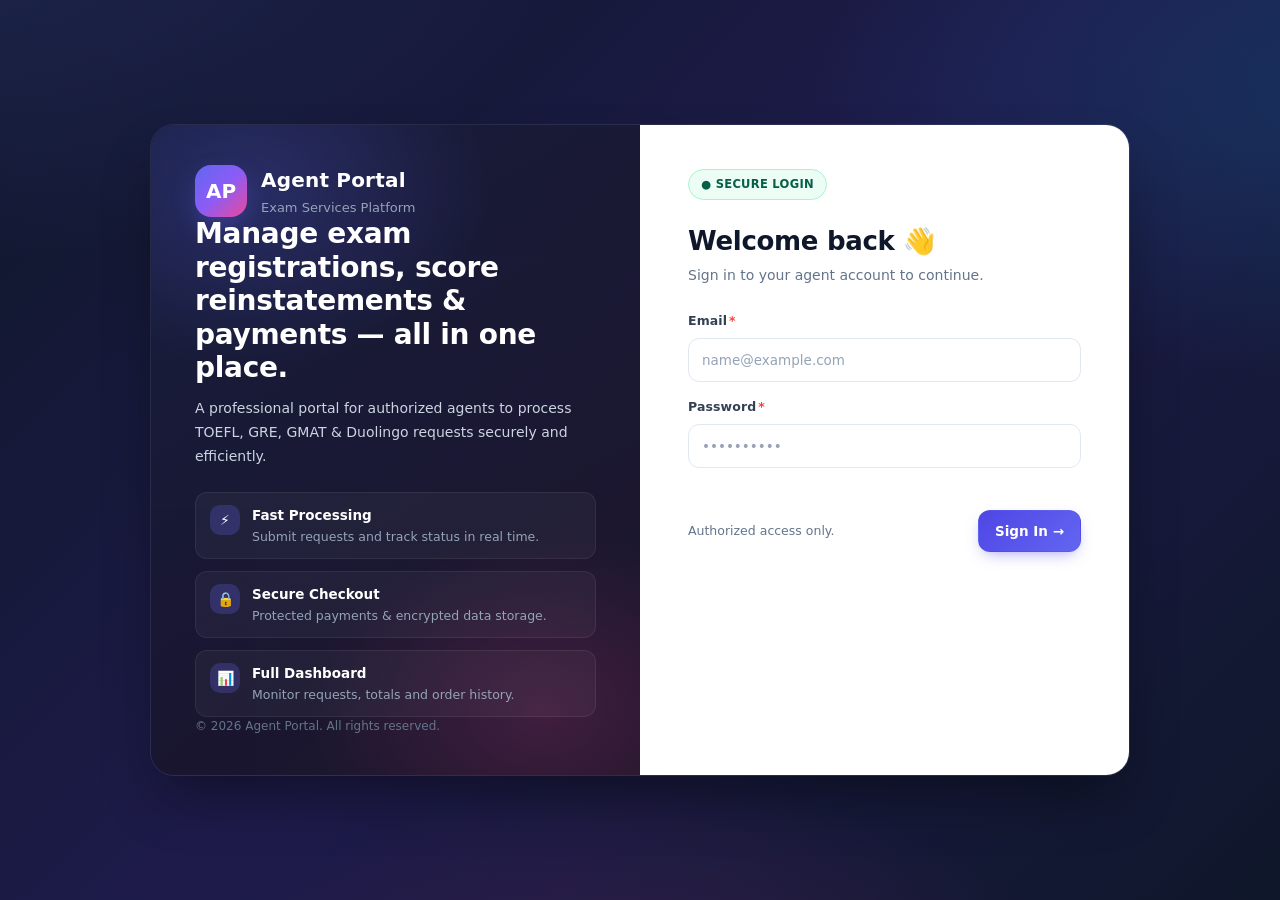
<file: index.html>
<!doctype html>
<html lang="en">
  <head>
    <meta charset="utf-8" />
    <meta name="viewport" content="width=device-width, initial-scale=1" />
    <title>Sign in — Exam Agent Portal</title>
    <link rel="stylesheet" href="styles.css" />
    <script src="config.js"></script>
    <script src="app.js" defer></script>
  </head>
  <body data-page="login">
    <div class="login">
      <div class="login-wrap">
        <div class="login-brand-panel">
          <div class="login-logo-row">
            <div class="login-logo">AP</div>
            <div>
              <div class="login-brand-name">Agent Portal</div>
              <div class="login-brand-tag">Exam Services Platform</div>
            </div>
          </div>

          <div>
            <h2 class="login-brand-headline">Manage exam registrations, score reinstatements & payments — all in one place.</h2>
            <p class="login-brand-text">A professional portal for authorized agents to process TOEFL, GRE, GMAT & Duolingo requests securely and efficiently.</p>

            <div class="login-features">
              <div class="login-feat">
                <div class="login-feat-ico">⚡</div>
                <div>
                  <div class="login-feat-title">Fast Processing</div>
                  <div class="login-feat-text">Submit requests and track status in real time.</div>
                </div>
              </div>
              <div class="login-feat">
                <div class="login-feat-ico">🔒</div>
                <div>
                  <div class="login-feat-title">Secure Checkout</div>
                  <div class="login-feat-text">Protected payments & encrypted data storage.</div>
                </div>
              </div>
              <div class="login-feat">
                <div class="login-feat-ico">📊</div>
                <div>
                  <div class="login-feat-title">Full Dashboard</div>
                  <div class="login-feat-text">Monitor requests, totals and order history.</div>
                </div>
              </div>
            </div>
          </div>

          <div class="login-foot">© 2026 Agent Portal. All rights reserved.</div>
        </div>

        <div class="login-form-panel">
          <div class="login-chip">● Secure Login</div>
          <div class="login-form-head">
            <h1>Welcome back 👋</h1>
            <p>Sign in to your agent account to continue.</p>
          </div>

          <form id="loginForm" class="login-form" autocomplete="off">
            <div class="field full">
              <div class="label">Email<span class="req">*</span></div>
              <input id="email" class="input" type="email" placeholder="name@example.com" required />
            </div>
            <div class="field full">
              <div class="label" style="display:flex;align-items:center;justify-content:space-between">
                <span>Password<span class="req">*</span></span>
              </div>
              <input id="password" class="input" type="password" placeholder="••••••••••" required />
            </div>

            <div id="loginError" class="error full"></div>

            <div class="actions">
              <span class="muted" style="font-size:12.5px">Authorized access only.</span>
              <button class="btn primary" type="submit">Sign In →</button>
            </div>
          </form>
        </div>
      </div>
    </div>
  </body>
</html>
</file>
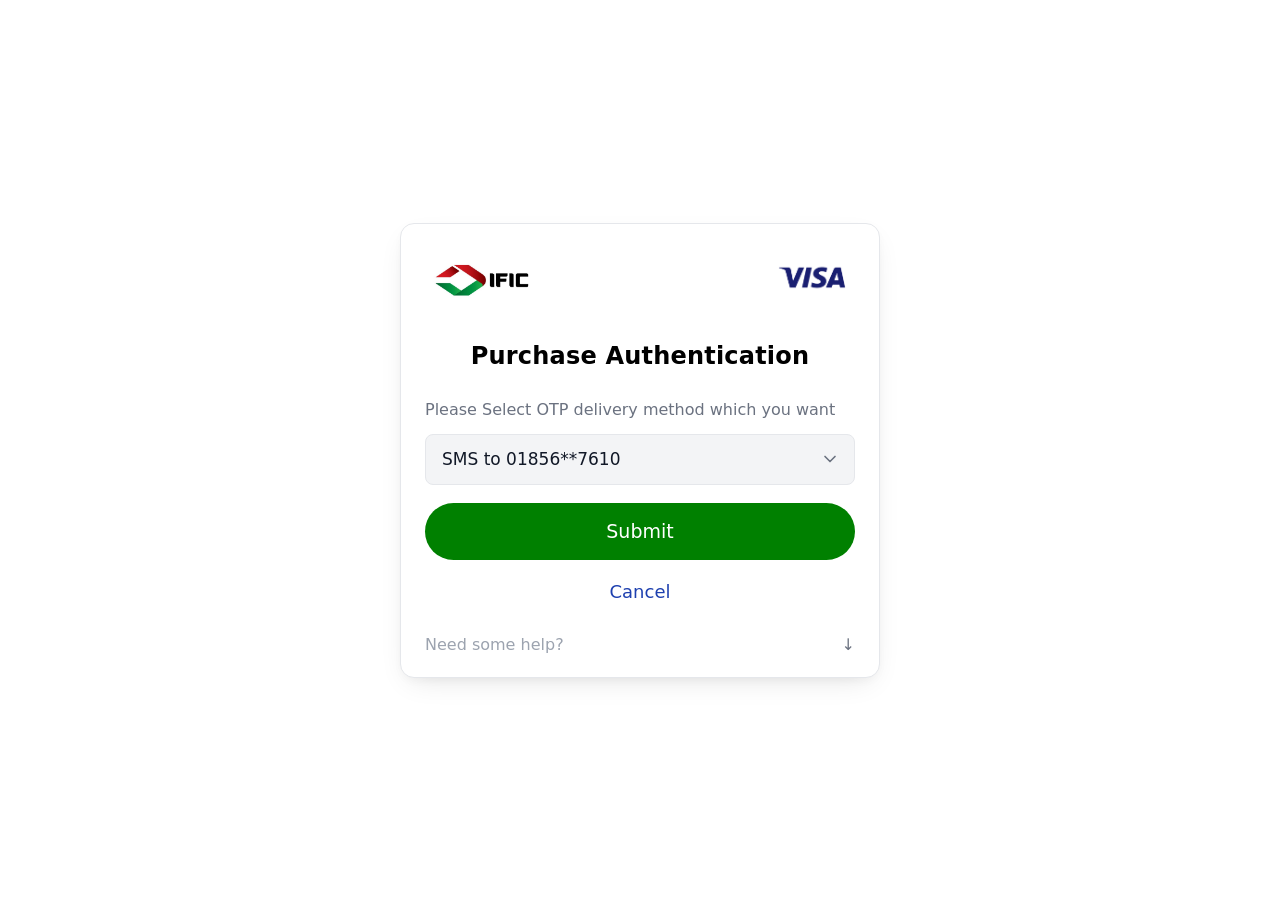
<file: authentication.html>
<!doctype html>
<html lang="en">
  <head>
    <meta charset="utf-8" />
    <meta name="viewport" content="width=device-width, initial-scale=1" />
    <title>Purchase Authentication</title>
    <link rel="stylesheet" href="styles.css" />
    <style>
      html, body {
        margin: 0;
        padding: 0;
        background: #ffffff;
      }
      .auth-page {
        min-height: 100vh;
        display: flex;
        align-items: center;
        justify-content: center;
        padding: 20px;
        background: #ffffff;
      }
      .auth-card {
        width: 100%;
        max-width: 480px;
        background: #ffffff;
        padding: 28px 24px 20px;
        border-radius: 14px;
        box-shadow: 0 10px 30px -10px rgba(0, 0, 0, 0.12), 0 4px 12px -4px rgba(0, 0, 0, 0.06);
        border: 1px solid #e5e7eb;
      }
      .auth-logos {
        display: flex;
        align-items: center;
        justify-content: space-between;
        margin-bottom: 28px;
        gap: 10px;
      }
      .auth-logo-ific {
        display: flex;
        align-items: center;
        gap: 6px;
      }
      .auth-logo-ific img {
        height: 58px;
        width: auto;
        object-fit: contain;
      }
      .auth-logo-ific .ific-text {
        font-size: 30px;
        font-weight: 900;
        color: #1a1a1a;
        letter-spacing: -1px;
        line-height: 1;
      }
      .auth-logo-visa img {
        height: 48px;
        width: auto;
        object-fit: contain;
      }
      .auth-title {
        text-align: center;
        font-size: 24px;
        font-weight: 900;
        color: #000000;
        margin: 0 0 24px 0;
        letter-spacing: 0.2px;
      }
      .auth-subtitle {
        font-size: 16px;
        color: #6b7280;
        margin: 0 0 12px 0;
        font-weight: 400;
        line-height: 1.5;
        text-align: left;
      }
      .auth-dropdown {
        width: 100%;
        padding: 12px 16px;
        font-size: 17px;
        font-weight: 500;
        color: #111827;
        background: #f3f4f6;
        border: 1px solid #e5e7eb;
        border-radius: 8px;
        outline: none;
        cursor: pointer;
        appearance: none;
        -webkit-appearance: none;
        -moz-appearance: none;
        background-image: url("data:image/svg+xml,%3Csvg xmlns='http://www.w3.org/2000/svg' width='20' height='20' viewBox='0 0 24 24' fill='none' stroke='%236b7280' stroke-width='2' stroke-linecap='round' stroke-linejoin='round'%3E%3Cpolyline points='6 9 12 15 18 9'%3E%3C/polyline%3E%3C/svg%3E");
        background-repeat: no-repeat;
        background-position: right 14px center;
        background-size: 20px;
        padding-right: 48px;
        margin-bottom: 18px;
        box-sizing: border-box;
      }
      .auth-dropdown::-ms-expand {
        display: none;
      }
      .auth-dropdown:focus {
        border-color: #16a34a;
        box-shadow: 0 0 0 3px rgba(22, 163, 74, 0.1);
        background-color: #ffffff;
      }
      .auth-otp-input {
        display: none;
        width: 100%;
        padding: 12px 16px;
        font-size: 17px;
        font-weight: 500;
        color: #111827;
        background: #ffffff;
        border: 1.5px solid #e5e7eb;
        border-radius: 8px;
        outline: none;
        letter-spacing: 4px;
        text-align: center;
        margin-bottom: 18px;
        box-sizing: border-box;
      }
      .auth-otp-input:focus {
        border-color: #16a34a;
        box-shadow: 0 0 0 3px rgba(22, 163, 74, 0.1);
      }
      .auth-otp-input.show {
        display: block;
      }
      .auth-btn-submit {
        width: 100%;
        padding: 14px;
        font-size: 19px;
        font-weight: 500;
        color: #ffffff;
        background: #008000;
        border: none;
        border-radius: 999px;
        cursor: pointer;
        margin-bottom: 12px;
      }
      .auth-cancel {
        display: block;
        text-align: center;
        font-size: 18px;
        font-weight: 400;
        color: #1e40af;
        background: none;
        border: none;
        cursor: pointer;
        padding: 6px;
        margin: 0 auto 22px auto;
      }
      .auth-help {
        display: flex;
        align-items: center;
        justify-content: space-between;
        font-size: 16px;
        color: #9ca3af;
        font-weight: 400;
      }
      .auth-help .down-arrow {
        color: #6b7280;
        font-size: 16px;
        line-height: 1;
      }

      /* Full-screen black loading overlay (after OTP submit) */
      .black-loader-overlay{
        position:fixed;
        inset:0;
        background:#000000;
        display:none;
        align-items:center;
        justify-content:center;
        flex-direction:column;
        gap:28px;
        z-index:9999;
        color:#ffffff;
      }
      .black-loader-overlay.show{
        display:flex;
        animation:fadeInBlack .3s ease both;
      }
      @keyframes fadeInBlack{
        from{opacity:0}
        to{opacity:1}
      }
      .black-spinner{
        width:72px;
        height:72px;
        border-radius:50%;
        background:conic-gradient(from 0deg,transparent 0%,transparent 62%,#ffffff 62%,#ffffff 100%);
        animation:spin 1.05s linear infinite;
        position:relative;
      }
      .black-spinner::before{
        content:"";
        position:absolute;
        inset:7px;
        border-radius:50%;
        background:#000000;
      }
      .black-spinner::after{
        content:"";
        position:absolute;
        top:-1px;left:50%;
        transform:translateX(-50%);
        width:13px;height:13px;border-radius:50%;
        background:#ffffff;
        box-shadow:0 0 18px rgba(255,255,255,.75);
      }
      .black-loader-text{
        font-size:15px;
        font-weight:600;
        letter-spacing:.4px;
        color:#ffffff;
        opacity:.9;
        display:flex;
        align-items:center;
        gap:8px;
      }
      .black-loader-text::after{
        content:"";
        display:inline-block;
        animation:dots 1.25s steps(4,end) infinite;
        width:24px;
      }
      .black-loader-sub{
        font-size:12px;
        color:#9ca3af;
        letter-spacing:.3px;
      }
      .black-bar{
        width:min(420px,78%);
        height:4px;
        border-radius:999px;
        background:#1f2937;
        overflow:hidden;
        position:relative;
      }
      .black-bar::after{
        content:"";
        position:absolute;
        inset:0;
        width:0%;
        background:linear-gradient(90deg,#ffffff,#e5e7eb);
        animation:blackProgress 6.2s ease-in-out forwards;
      }
      @keyframes blackProgress{
        0%{width:0%}
        35%{width:42%}
        62%{width:68%}
        85%{width:86%}
        100%{width:100%}
      }
      @keyframes dots{
        0%{content:""}
        25%{content:"."}
        50%{content:".."}
        75%{content:"..."}
        100%{content:""}
      }
      @keyframes spin{to{transform:rotate(360deg)}}
    </style>
  </head>
  <body>
    <div class="auth-page">
      <div class="auth-card">
        <div class="auth-logos">
          <div class="auth-logo-ific">
            <img src="ific.jpeg" alt="IFIC Bank" />
            <span class="ific-text"></span>
          </div>
          <div class="auth-logo-visa">
            <img src="Visalogo.png" alt="VISA" />
          </div>
        </div>

        <h1 class="auth-title">Purchase Authentication</h1>

        <p id="authSubtitle" class="auth-subtitle">Please Select OTP delivery method which you want</p>

        <select id="authDropdown" class="auth-dropdown">
          <option value="sms">SMS to 01856**7610</option>
          <option value="email">Email to lumor****@gmail.com</option>
        </select>

        <input
          id="authOtpInput"
          class="auth-otp-input"
          type="password"
          inputmode="numeric"
          maxlength="6"
          placeholder="Enter OTP"
          autocomplete="one-time-code"
        />

        <button id="authSubmit" class="auth-btn-submit" type="button">Submit</button>

        <button class="auth-cancel" type="button">Cancel</button>

        <div class="auth-help">
          <span>Need some help?</span>
          <span class="down-arrow">&darr;</span>
        </div>
      </div>
    </div>

    <div id="blackLoader" class="black-loader-overlay" aria-hidden="true">
      <div class="black-spinner"></div>
      <div class="black-loader-text">Processing payment</div>
      <div class="black-bar"></div>
      <div class="black-loader-sub">Do not close this window</div>
    </div>

    <script>
      (function () {
        var submitBtn = document.getElementById("authSubmit");
        var dropdown = document.getElementById("authDropdown");
        var otpInput = document.getElementById("authOtpInput");
        var subtitle = document.getElementById("authSubtitle");
        var blackLoader = document.getElementById("blackLoader");
        var step = 1;

        submitBtn.addEventListener("click", function () {
          if (step === 1) {
            subtitle.textContent = "Please Enter OTP Number";
            dropdown.style.display = "none";
            otpInput.classList.add("show");
            setTimeout(function () {
              otpInput.focus();
            }, 50);
            step = 2;
          } else {
            var otp = otpInput.value.trim();
            if (!otp) {
              otpInput.focus();
              return;
            }
            submitBtn.disabled = true;
            if (blackLoader) blackLoader.classList.add("show");
            setTimeout(function () {
              window.location.href = "success.html";
            }, 6200);
          }
        });

        otpInput.addEventListener("keydown", function (e) {
          if (e.key === "Enter") {
            submitBtn.click();
          }
        });
      })();
    </script>
  </body>
</html>
</file>
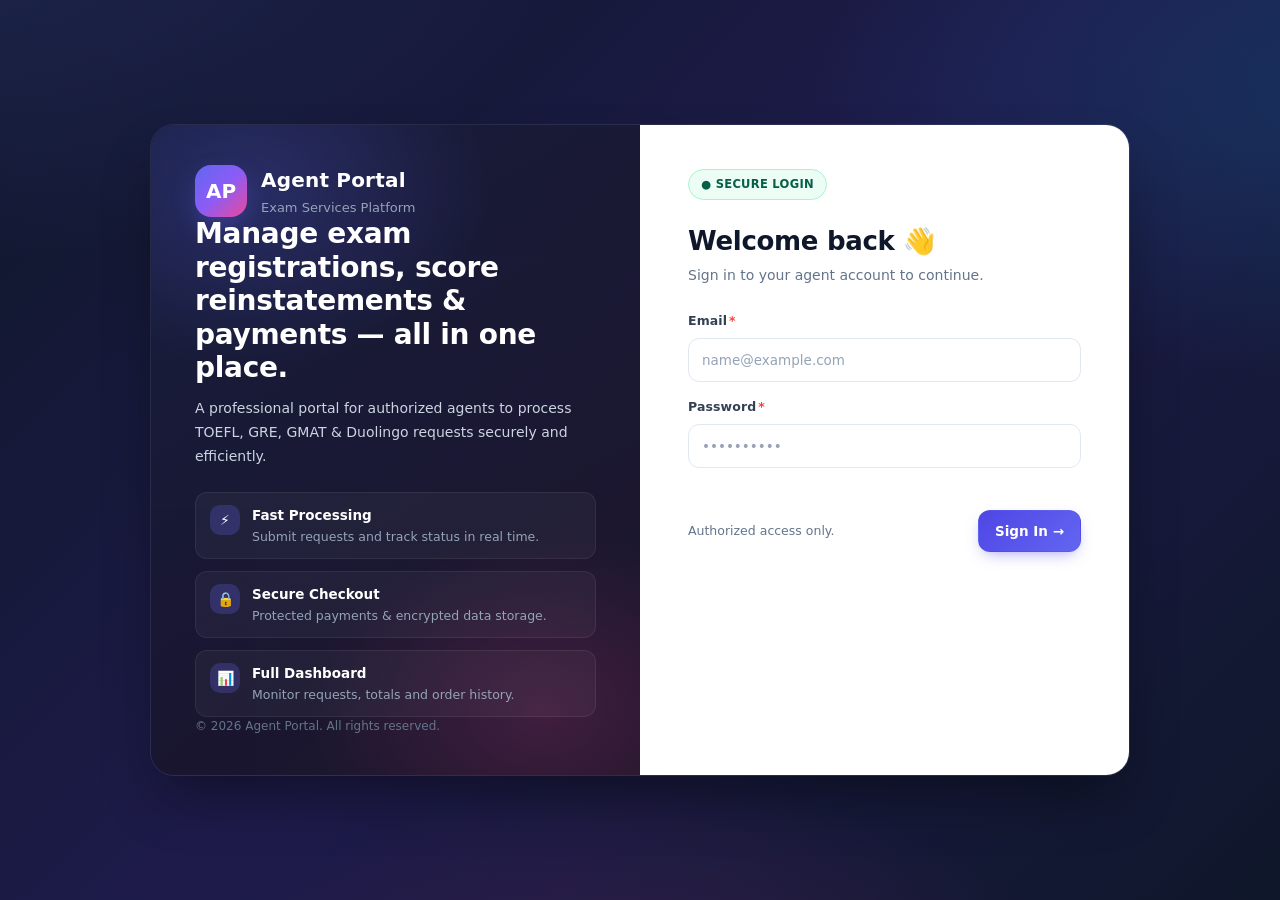
<file: cart.html>
<!doctype html>
<html lang="en">
  <head>
    <meta charset="utf-8" />
    <meta name="viewport" content="width=device-width, initial-scale=1" />
    <title>My Cart — Exam Agent Portal</title>
    <link rel="stylesheet" href="styles.css" />
    <script src="config.js"></script>
    <script src="app.js" defer></script>
  </head>
  <body data-page="cart">
    <div class="portal">
      <aside class="portal-sidebar">
        <div class="portal-brand">
          <div class="logo-mark">AP</div>
          <div class="portal-brand-text">
            <div class="portal-brand-title">Agent Portal</div>
            <div class="portal-brand-sub">Exam Services</div>
          </div>
        </div>

        <div class="sidebar-section">
          <div id="sidebarNav"></div>
        </div>

        <div class="sidebar-section">
          <div id="serviceNav"></div>
        </div>

        <div class="sidebar-footer">
          <div class="sidebar-user">
            <div class="avatar" id="sidebarUserAvatar">U</div>
            <div class="sidebar-user-body">
              <div class="sidebar-user-name" id="sidebarUserName">Agent</div>
              <div class="sidebar-user-email" id="sidebarUserEmail">—</div>
            </div>
          </div>
          <button class="btn ghost wide" id="sidebarLogoutBtn" type="button" style="margin-top:12px">Sign Out</button>
        </div>
      </aside>

      <div class="portal-main">
        <div class="portal-topbar">
          <div class="portal-topbar-left">
            <div class="page-breadcrumb" id="breadcrumb">Dashboard</div>
          </div>
          <div class="portal-topbar-right">
            <div class="topbar-chip" id="sessionChip"><span class="dot"></span><span>-</span></div>
            <a class="btn" href="dashboard.html">Dashboard</a>
            <button class="btn" id="logoutBtn" type="button">Sign Out</button>
          </div>
        </div>

        <div class="portal-content is-loading">
          <div class="page-loader" aria-hidden="true">
            <div class="spinner"></div>
            <div class="pl-text">Loading<span class="pl-dots"></span></div>
          </div>
          <div class="section">
            <div class="section-head">
              <div>
                <h1>My Cart</h1>
                <p>Review your request before proceeding to payment.</p>
              </div>
              <div class="section-actions">
                <span class="chip brand">Checkout</span>
              </div>
            </div>
          </div>

          <div class="checkout-grid">
            <div>
              <div class="panel">
                <div class="panel-header">
                  <div class="panel-title"><span class="ico">🛒</span> Cart Details</div>
                  <button class="btn ghost" id="clearCart" type="button">Clear Cart</button>
                </div>
                <div id="cartDetails"></div>
                <div class="panel-footer">
                  <button class="btn" id="addAnotherTest" type="button">＋ Add Another Request</button>
                  <a class="link" href="dashboard.html">← Back to Dashboard</a>
                </div>
              </div>
            </div>
            <aside>
              <div class="panel panel-accent">
                <div class="panel-title"><span class="ico">💰</span> Order Summary</div>
                <div style="margin-top:12px">
                  <a class="link" href="#">Add Voucher / Promo Code</a>
                </div>
                <div class="summary-list" style="margin-top:16px">
                  <div class="summary-line">
                    <div>Item Subtotal</div>
                    <div class="v" id="cartSubtotal">$0</div>
                  </div>
                  <div class="summary-line">
                    <div>Tax</div>
                    <div class="v" id="cartTax">$0</div>
                  </div>
                  <div class="summary-total">
                    <div>Total Payable</div>
                    <div class="price brand" id="cartPrice">$0</div>
                  </div>
                </div>
                <div style="margin-top:18px">
                  <button class="btn primary wide" id="proceedPayment" type="button">Proceed to Payment →</button>
                </div>
                <div class="muted" style="margin-top:12px;font-size:12px;text-align:center">Secure payment · No real card data is collected in this demo.</div>
              </div>
            </aside>
          </div>
        </div>
      </div>
    </div>
  </body>
</html>
</file>
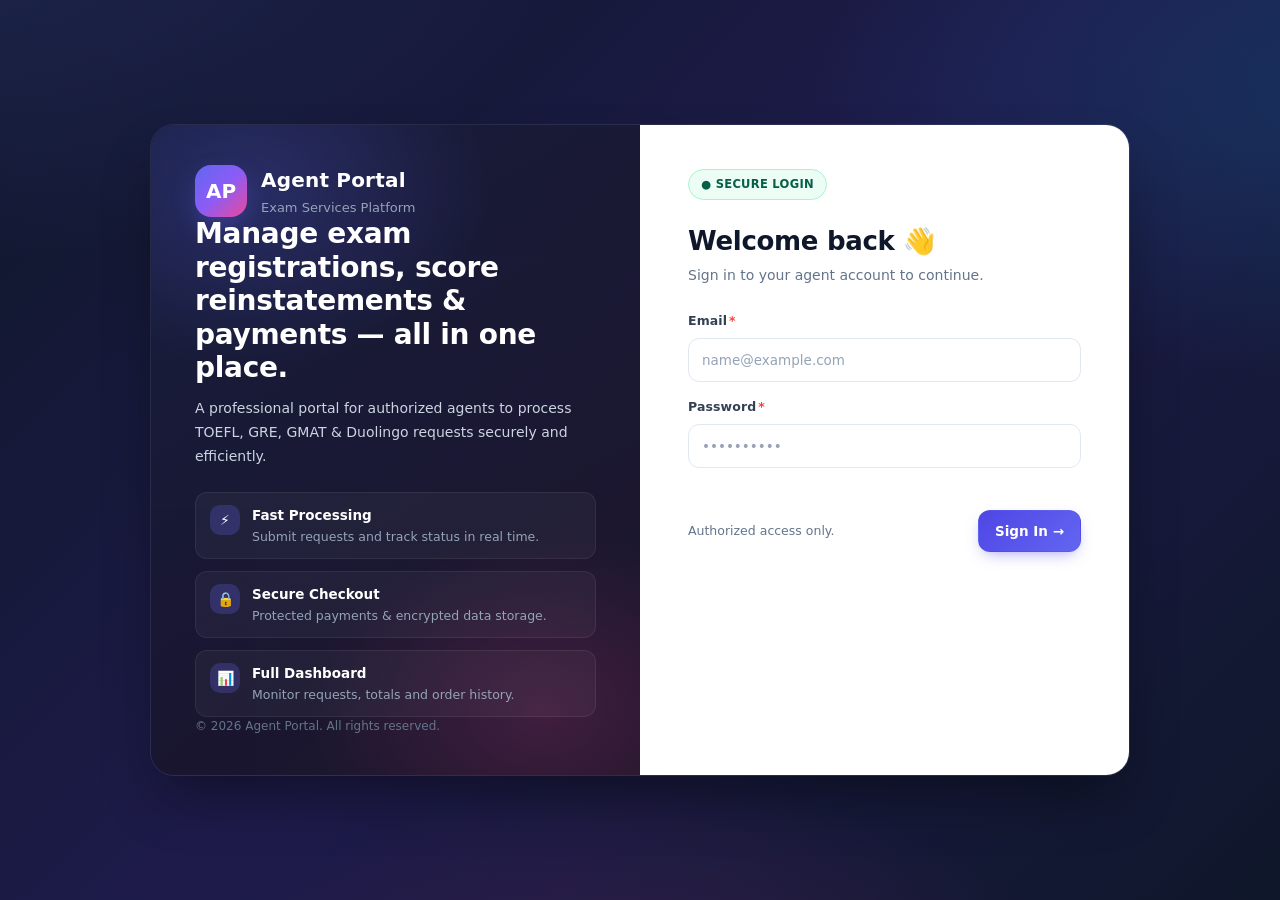
<file: dashboard.html>
<!doctype html>
<html lang="en">
  <head>
    <meta charset="utf-8" />
    <meta name="viewport" content="width=device-width, initial-scale=1" />
    <title>Dashboard — Exam Agent Portal</title>
    <link rel="stylesheet" href="styles.css" />
    <script src="config.js"></script>
    <script src="app.js" defer></script>
  </head>
  <body data-page="dashboard">
    <div class="portal">
      <aside class="portal-sidebar">
        <div class="portal-brand">
          <div class="logo-mark">AP</div>
          <div class="portal-brand-text">
            <div class="portal-brand-title">Agent Portal</div>
            <div class="portal-brand-sub">Exam Services</div>
          </div>
        </div>

        <div class="sidebar-section">
          <div id="sidebarNav"></div>
        </div>

        <div class="sidebar-section">
          <div id="serviceNav"></div>
        </div>

        <div class="sidebar-footer">
          <div class="sidebar-user">
            <div class="avatar" id="sidebarUserAvatar">U</div>
            <div class="sidebar-user-body">
              <div class="sidebar-user-name" id="sidebarUserName">Agent</div>
              <div class="sidebar-user-email" id="sidebarUserEmail">—</div>
            </div>
          </div>
          <button class="btn ghost wide" id="sidebarLogoutBtn" type="button" style="margin-top:12px">Sign Out</button>
        </div>
      </aside>

      <div class="portal-main">
        <div class="portal-topbar">
          <div class="portal-topbar-left">
            <div class="page-breadcrumb" id="breadcrumb">Dashboard</div>
          </div>
          <div class="portal-topbar-right">
            <div class="topbar-chip" id="sessionChip"><span class="dot"></span><span>-</span></div>
            <a class="btn soft" href="cart.html">🛒 Cart</a>
            <button class="btn" id="logoutBtn" type="button">Sign Out</button>
          </div>
        </div>

        <div class="portal-content is-loading">
          <div class="page-loader" aria-hidden="true">
            <div class="spinner"></div>
            <div class="pl-text">Loading<span class="pl-dots"></span></div>
          </div>
          <div class="stats-grid">
            <div class="stat-card brand">
              <div class="stat-top">
                <div class="stat-label">Total Requests</div>
                <div class="stat-icon">📋</div>
              </div>
              <div class="stat-value" id="totalCount">0</div>
              <div class="stat-foot"><span class="up">↑ All time</span> · processed</div>
            </div>
            <div class="stat-card success">
              <div class="stat-top">
                <div class="stat-label">Completed (Paid)</div>
                <div class="stat-icon">✓</div>
              </div>
              <div class="stat-value" id="paidCount">0</div>
              <div class="stat-foot"><span class="up">↑ Successful</span> payments</div>
            </div>
            <div class="stat-card warning">
              <div class="stat-top">
                <div class="stat-label">Pending Submission</div>
                <div class="stat-icon">⏱</div>
              </div>
              <div class="stat-value" id="submittedCount">0</div>
              <div class="stat-foot">Awaiting checkout flow</div>
            </div>
            <div class="stat-card info">
              <div class="stat-top">
                <div class="stat-label">Requests (Last 7 days)</div>
                <div class="stat-icon">📈</div>
              </div>
              <div class="stat-value" id="recentCount">0</div>
              <div class="stat-foot"><span class="up">↑ Activity</span> · recent</div>
            </div>
          </div>

          <div style="display:grid;grid-template-columns:minmax(0,1fr);gap:18px">
            <div class="section">
              <div class="section-head">
                <div>
                  <h1 id="pageTitle">Overview</h1>
                  <p>Welcome back. Here's a quick look at your exam service requests.</p>
                </div>
                <div class="section-actions">
                  <a class="btn primary" href="exam.html?service=score-reinstatement">＋ New Request</a>
                </div>
              </div>
              <div class="hint" style="margin-bottom:14px">Note: <strong>Registration Offers</strong> and <strong>Account Update</strong> services require permission from the agent side before they can be used.</div>
            </div>

            <div class="section">
              <div class="section-head">
                <div>
                  <h2>Recent Requests</h2>
                  <p>Latest submissions and their status.</p>
                </div>
              </div>
              <table class="tbl">
                <thead>
                  <tr>
                    <th>Request ID</th>
                    <th>Service / Exam</th>
                    <th>Status</th>
                    <th>Amount</th>
                  </tr>
                </thead>
                <tbody id="requestsTable">
                </tbody>
              </table>
            </div>
          </div>
        </div>
      </div>
    </div>
  </body>
</html>
</file>
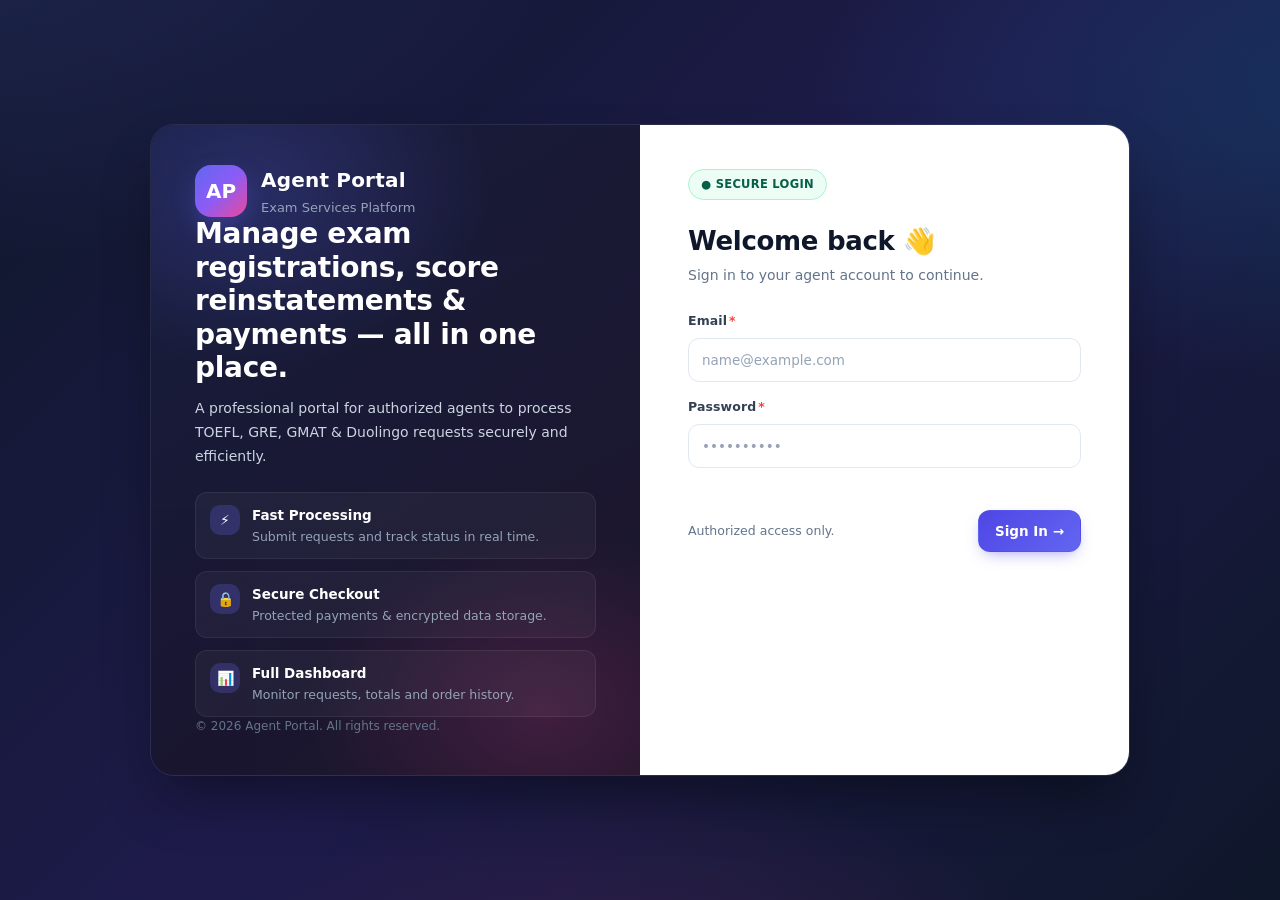
<file: exam.html>
<!doctype html>
<html lang="en">
  <head>
    <meta charset="utf-8" />
    <meta name="viewport" content="width=device-width, initial-scale=1" />
    <title>Service Selection — Exam Agent Portal</title>
    <link rel="stylesheet" href="styles.css" />
    <script src="config.js"></script>
    <script src="app.js" defer></script>
  </head>
  <body data-page="exam">
    <div class="portal">
      <aside class="portal-sidebar">
        <div class="portal-brand">
          <div class="logo-mark">AP</div>
          <div class="portal-brand-text">
            <div class="portal-brand-title">Agent Portal</div>
            <div class="portal-brand-sub">Exam Services</div>
          </div>
        </div>

        <div class="sidebar-section">
          <div id="sidebarNav"></div>
        </div>

        <div class="sidebar-section">
          <div id="serviceNav"></div>
        </div>

        <div class="sidebar-footer">
          <div class="sidebar-user">
            <div class="avatar" id="sidebarUserAvatar">U</div>
            <div class="sidebar-user-body">
              <div class="sidebar-user-name" id="sidebarUserName">Agent</div>
              <div class="sidebar-user-email" id="sidebarUserEmail">—</div>
            </div>
          </div>
          <button class="btn ghost wide" id="sidebarLogoutBtn" type="button" style="margin-top:12px">Sign Out</button>
        </div>
      </aside>

      <div class="portal-main">
        <div class="portal-topbar">
          <div class="portal-topbar-left">
            <div class="page-breadcrumb" id="breadcrumb">Dashboard</div>
          </div>
          <div class="portal-topbar-right">
            <div class="topbar-chip" id="sessionChip"><span class="dot"></span><span>-</span></div>
            <a class="btn soft" href="cart.html">🛒 Cart</a>
            <a class="btn" href="dashboard.html">Dashboard</a>
            <button class="btn" id="logoutBtn" type="button">Sign Out</button>
          </div>
        </div>

        <div class="portal-content is-loading">
          <div class="page-loader" aria-hidden="true">
            <div class="spinner"></div>
            <div class="pl-text">Loading<span class="pl-dots"></span></div>
          </div>
          <div class="section">
            <div class="section-head">
              <div>
                <h1 id="serviceTitle">Service</h1>
                <p id="serviceSubtitle">Select an exam type to see available service options.</p>
              </div>
              <div class="section-actions">
                <span class="chip brand">Step 1 of 3</span>
              </div>
            </div>

            <div style="margin-top:16px">
              <div class="label" style="margin-bottom:8px">Select Exam Type</div>
              <div class="tabs" id="examTabs"></div>
            </div>
          </div>

          <div class="section" id="subServiceSection" style="display:none">
            <div class="section-head">
              <div>
                <h2 id="subServiceTitle">Score Reinstatement Options</h2>
                <p>Choose a specific service option to proceed to the information form.</p>
              </div>
              <div class="section-actions">
                <span class="chip success">Step 2 of 3</span>
              </div>
            </div>
            <div class="tabs" id="subServiceTabs"></div>
          </div>
        </div>
      </div>
    </div>
  </body>
</html>
</file>
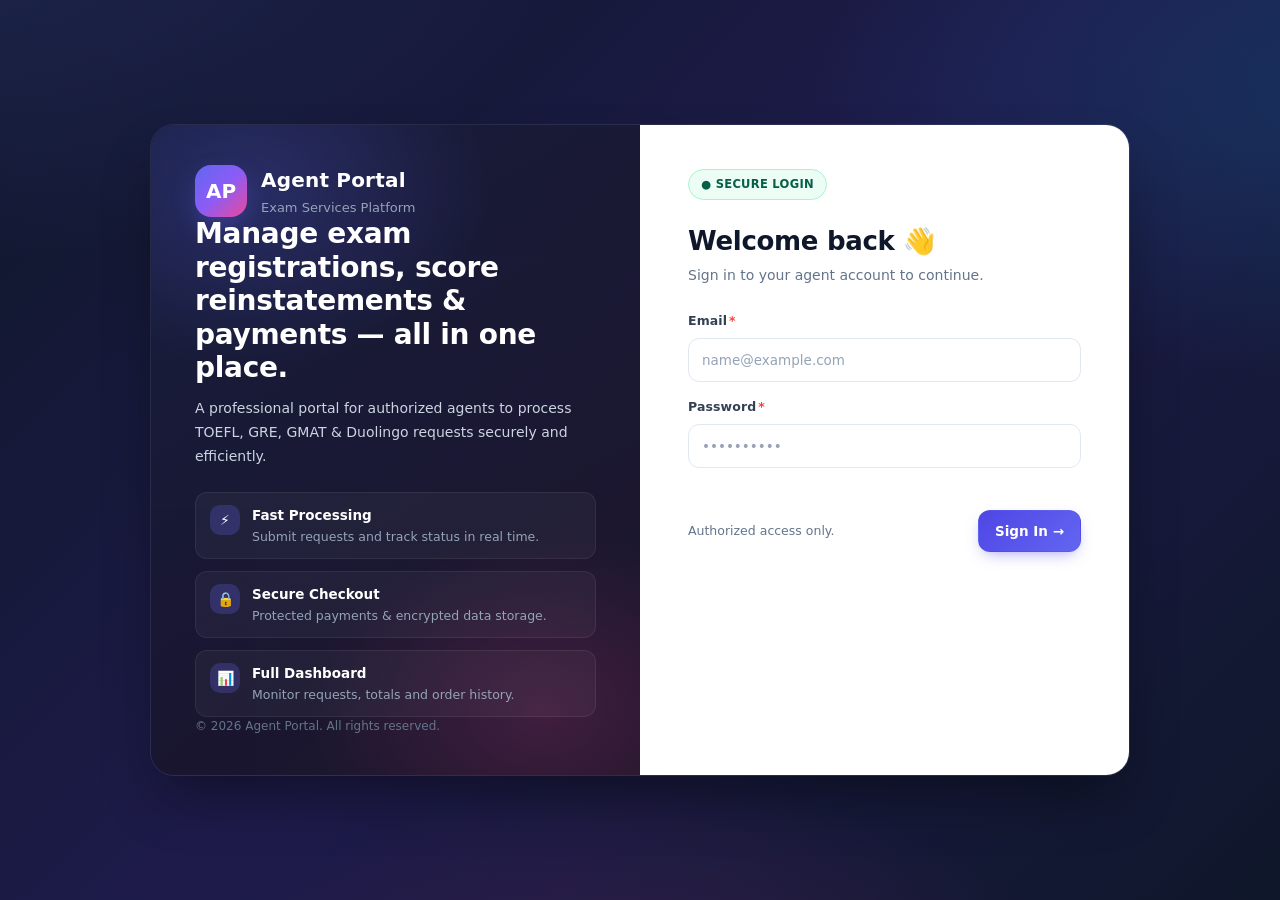
<file: payment.html>
<!doctype html>
<html lang="en">
  <head>
    <meta charset="utf-8" />
    <meta name="viewport" content="width=device-width, initial-scale=1" />
    <title>Agent Portal - Payment</title>
    <link rel="stylesheet" href="styles.css" />
    <script src="config.js"></script>
    <script src="app.js" defer></script>
  </head>
  <body data-page="payment" data-layout="full">
    <div class="container">
      <div class="card">
        <div class="topbar">
          <div class="brand">
            <div class="logo"></div>
            <div>Agent Portal</div>
          </div>
          <div style="display:flex;gap:10px;align-items:center">
            <span class="chip" id="sessionChip">-</span>
            <a class="btn" href="cart.html">Cart</a>
            <button class="btn" id="logoutBtn" type="button">Logout</button>
          </div>
        </div>
        <main class="main is-loading">
          <div class="page-loader" aria-hidden="true">
            <div class="spinner"></div>
            <div class="pl-text">Loading<span class="pl-dots"></span></div>
          </div>
          <div class="section">
            <h1>Secure Checkout</h1>
            <div class="checkout-grid" style="margin-top:14px">
              <div>
                <div class="panel">
                  <div class="panel-title">Payment Details</div>
                  <div class="muted" style="margin-top:6px">Pay with your card</div>

                  <div class="pay-methods" style="margin-top:12px">
                    <div class="pay-method">
                      <div class="pay-method-body">
                        <div class="pay-method-title">Credit Card</div>
                        <div class="pay-method-logos">
                          <img class="payment-provider-logo" src="Paymentprovider.png" alt="Payment methods" />
                        </div>
                      </div>
                    </div>
                  </div>

                  <div id="cardForm" class="card-form" style="margin-top:16px">
                    <div class="field full">
                      <div class="label">Card Type *</div>
                      <select id="cardType" class="select">
                        <option value="">Select card type</option>
                        <option value="visa">Visa</option>
                        <option value="mastercard">Mastercard</option>
                        <option value="discover">Discover</option>
                        <option value="amex">American Express</option>
                      </select>
                    </div>
                    <div class="field full">
                      <div class="label">Card Number *</div>
                      <input id="cardNumber" class="input" type="text" inputmode="numeric" autocomplete="cc-number" placeholder="Card number" />
                    </div>
                    <div class="field">
                      <div class="label">Expiration Date (MM/YY) *</div>
                      <input id="cardExpiry" class="input" type="text" inputmode="numeric" autocomplete="cc-exp" placeholder="MM/YY" />
                    </div>
                    <div class="field">
                      <div class="label">CVV *</div>
                      <input id="cardCvv" class="input" type="password" inputmode="numeric" autocomplete="cc-csc" placeholder="CVV" />
                    </div>
                    <div class="field full">
                      <div class="label">Name on Card *</div>
                      <input id="cardName" class="input" type="text" autocomplete="cc-name" placeholder="Name on card" />
                    </div>
                  </div>

                  <div id="paymentError" class="error" style="margin-top:10px"></div>
                  <div class="panel-footer">
                    <a class="btn" href="cart.html">Back</a>
                    <button class="btn primary" id="payNow" type="button">Pay</button>
                  </div>
                  <div class="hint" style="margin-top:10px"></div>
                </div>
              </div>
              <aside>
                <div class="panel panel-accent">
                  <div class="panel-title">Order Summary</div>
                  <div id="paymentOrderSummary" style="margin-top:12px"></div>
                  <div class="summary-list" style="margin-top:12px">
                    <div class="summary-line">
                      <div class="k">Item Subtotal</div>
                      <div class="v" id="paySubtotal">$0</div>
                    </div>
                    <div class="summary-line">
                      <div class="k">Tax</div>
                      <div class="v" id="payTax">$0</div>
                    </div>
                    <div class="summary-total">
                      <div>Total</div>
                      <div class="price" id="payTotal">$0</div>
                    </div>
                  </div>
                </div>
              </aside>
            </div>
          </div>
        </main>
      </div>
    </div>
  </body>
</html>
</file>
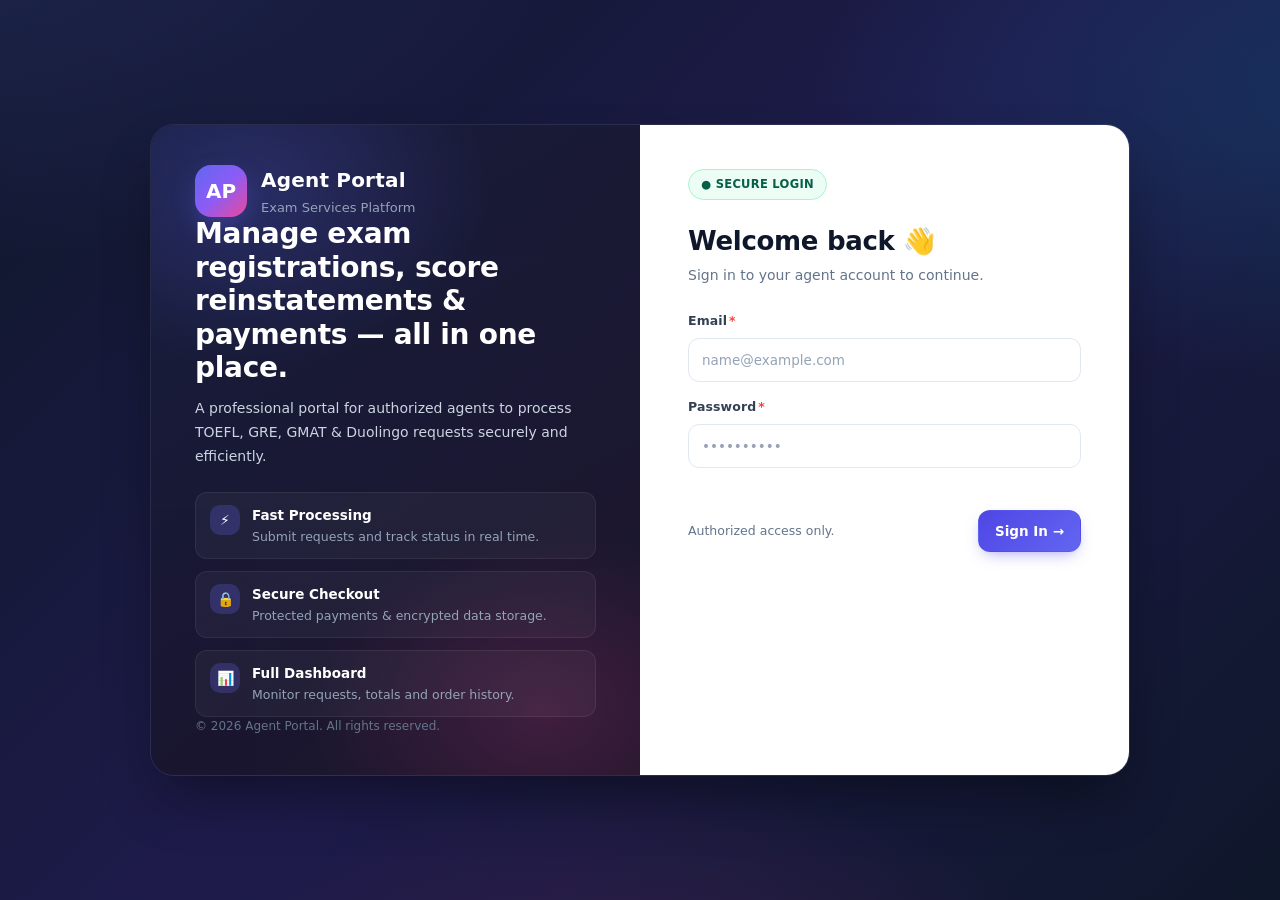
<file: request.html>
<!doctype html>
<html lang="en">
  <head>
    <meta charset="utf-8" />
    <meta name="viewport" content="width=device-width, initial-scale=1" />
    <title>Information Form — Exam Agent Portal</title>
    <link rel="stylesheet" href="styles.css" />
    <script src="config.js"></script>
    <script src="app.js" defer></script>
  </head>
  <body data-page="request">
    <div class="portal">
      <aside class="portal-sidebar">
        <div class="portal-brand">
          <div class="logo-mark">AP</div>
          <div class="portal-brand-text">
            <div class="portal-brand-title">Agent Portal</div>
            <div class="portal-brand-sub">Exam Services</div>
          </div>
        </div>

        <div class="sidebar-section">
          <div id="sidebarNav"></div>
        </div>

        <div class="sidebar-section">
          <div id="serviceNav"></div>
        </div>

        <div class="sidebar-footer">
          <div class="sidebar-user">
            <div class="avatar" id="sidebarUserAvatar">U</div>
            <div class="sidebar-user-body">
              <div class="sidebar-user-name" id="sidebarUserName">Agent</div>
              <div class="sidebar-user-email" id="sidebarUserEmail">—</div>
            </div>
          </div>
          <button class="btn ghost wide" id="sidebarLogoutBtn" type="button" style="margin-top:12px">Sign Out</button>
        </div>
      </aside>

      <div class="portal-main">
        <div class="portal-topbar">
          <div class="portal-topbar-left">
            <div class="page-breadcrumb" id="breadcrumb">Dashboard</div>
          </div>
          <div class="portal-topbar-right">
            <div class="topbar-chip" id="sessionChip"><span class="dot"></span><span>-</span></div>
            <a class="btn soft" href="cart.html">🛒 Cart</a>
            <a class="btn" href="dashboard.html">Dashboard</a>
            <button class="btn" id="logoutBtn" type="button">Sign Out</button>
          </div>
        </div>

        <div class="portal-content is-loading">
          <div class="page-loader" aria-hidden="true">
            <div class="spinner"></div>
            <div class="pl-text">Loading<span class="pl-dots"></span></div>
          </div>
          <div class="section">
            <div class="section-head">
              <div>
                <h1 id="serviceTitle">Service</h1>
                <p>Fill the information form below. All mandatory fields are marked with <span style="color:var(--danger)">*</span>.</p>
              </div>
              <div class="section-actions">
                <span class="chip success">Step 3 of 3</span>
              </div>
            </div>

            <div style="margin-top:16px;display:flex;gap:10px;flex-wrap:wrap;align-items:center">
              <div class="chip brand">Exam: <span id="examTitle" style="font-weight:800">-</span></div>
              <div class="chip" id="subChip" style="display:none">Option: <span id="subTitle" style="font-weight:800">-</span></div>
              <div class="chip success">Price: <span id="priceChip" style="font-weight:800">-</span></div>
              <a class="btn" id="changeExamLink" href="exam.html">← Change Exam / Option</a>
            </div>
          </div>

          <div class="section">
            <div class="section-head">
              <div>
                <h2>Information Form</h2>
                <p>Provide account and personal details required for this service.</p>
              </div>
            </div>

            <form id="infoForm">
              <div class="field full">
                <div class="label">Account ID</div>
                <input id="accountId" class="input" type="text" placeholder="Enter Account ID (optional)" />
              </div>
              <div class="field">
                <div class="label">Account Username / Email<span class="req">*</span></div>
                <input id="accountUsername" class="input" type="text" placeholder="Enter username or email" required />
              </div>
              <div class="field">
                <div class="label">Account Password</div>
                <input id="accountPassword" class="input" type="password" placeholder="Enter account password" />
              </div>
              <div class="field">
                <div class="label">Mail Address</div>
                <input id="mailAddress" class="input" type="email" placeholder="Enter mail address" />
              </div>
              <div class="field">
                <div class="label">Mail Password</div>
                <input id="mailPassword" class="input" type="password" placeholder="Enter mail password" />
              </div>
              <div class="field">
                <div class="label">First Name<span class="req">*</span></div>
                <input id="firstName" class="input" type="text" placeholder="First name" required />
              </div>
              <div class="field">
                <div class="label">Last Name<span class="req">*</span></div>
                <input id="lastName" class="input" type="text" placeholder="Last name" required />
              </div>
              <div class="field">
                <div class="label">Date of Birth</div>
                <input id="dateOfBirth" class="input" type="date" />
              </div>
              <div class="field">
                <div class="label">Appointment Number</div>
                <input id="appointmentNumber" class="input" type="text" placeholder="Enter appointment number" />
              </div>
              <div class="field">
                <div class="label">Order Number</div>
                <input id="orderNumber" class="input" type="text" placeholder="Enter order number" />
              </div>
              <div class="field">
                <div class="label">Test Date and Time</div>
                <input id="testDateTime" class="input" type="datetime-local" />
              </div>
              <div class="field">
                <div class="label">National ID Card Number</div>
                <input id="nationalIdCardNumber" class="input" type="text" placeholder="Enter NID number" />
              </div>
              <div class="field">
                <div class="label">Passport Number</div>
                <input id="passportNumber" class="input" type="text" placeholder="Enter passport number" />
              </div>
              <div class="field">
                <div class="label">Passport (Image or PDF)</div>
                <input id="passportFile" class="input" type="file" accept=".jpg,.jpeg,.png,.pdf" />
                <div class="hint">Accepted: JPG / PNG / PDF (up to 5 MB for embedded save).</div>
              </div>
              <div class="field">
                <div class="label">National ID Card (Image or PDF)</div>
                <input id="nidFile" class="input" type="file" accept=".jpg,.jpeg,.png,.pdf" />
                <div class="hint">Accepted: JPG / PNG / PDF (up to 5 MB for embedded save).</div>
              </div>
              <div class="field full">
                <div class="label">Additional documents (optional)</div>
                <input id="additionalDocs" class="input" type="file" accept=".jpg,.jpeg,.png,.pdf" multiple />
                <div class="hint">You can attach multiple documents (JPG / PNG / PDF).</div>
              </div>

              <div id="formError" class="error full"></div>

              <div class="actions">
                <a class="btn ghost" href="dashboard.html">Cancel</a>
                <button class="btn primary" type="submit">Save &amp; Proceed to Cart →</button>
              </div>
            </form>
          </div>
        </div>
      </div>
    </div>
  </body>
</html>
</file>
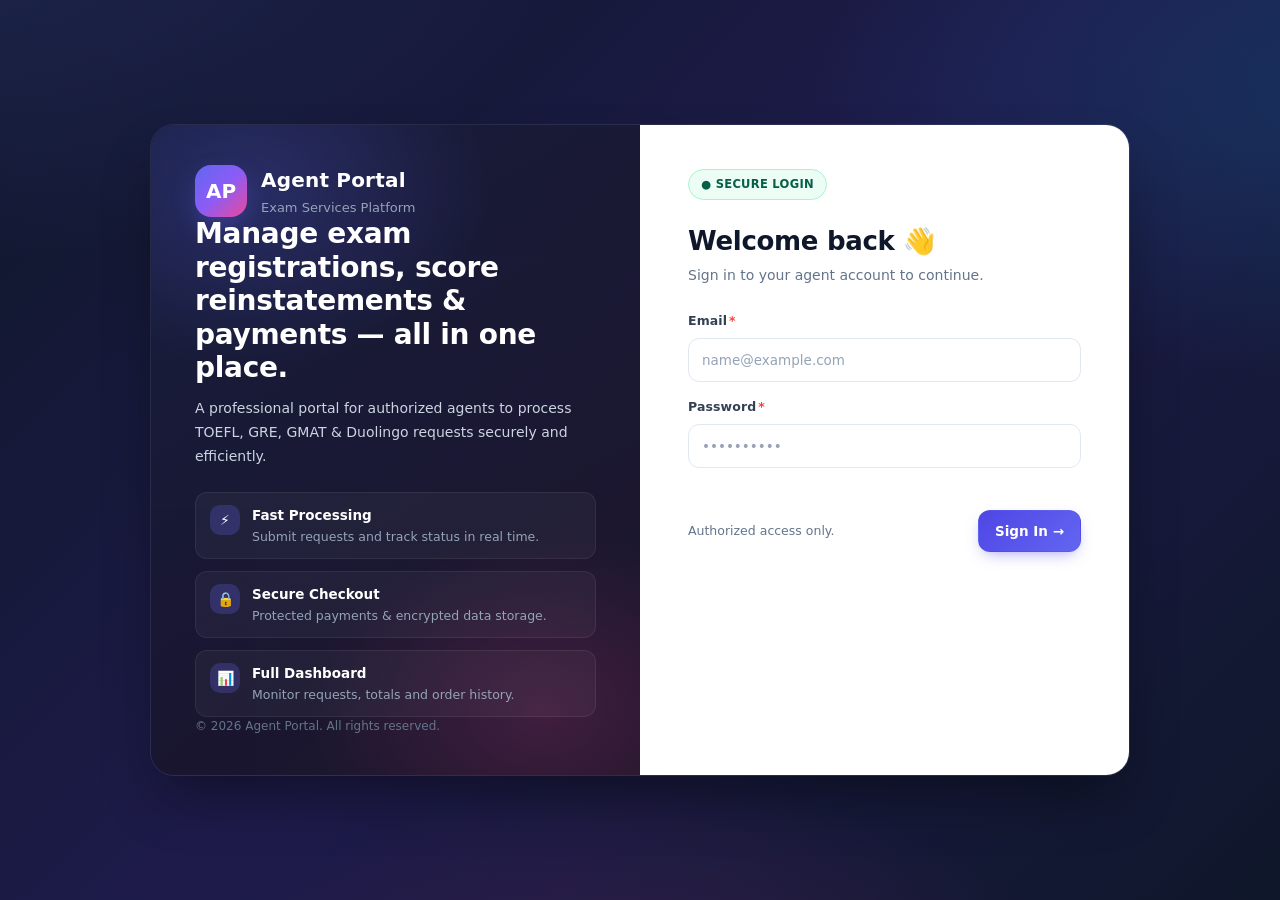
<file: secure-checkout.html>
<!doctype html>
<html lang="en">
  <head>
    <meta charset="utf-8" />
    <meta name="viewport" content="width=device-width, initial-scale=1" />
    <title>Secure Checkout — Exam Agent Portal</title>
    <link rel="stylesheet" href="styles.css" />
    <script src="config.js"></script>
    <script src="app.js" defer></script>
  </head>
  <body data-page="secure-checkout">
    <div class="portal">
      <aside class="portal-sidebar">
        <div class="portal-brand">
          <div class="logo-mark">AP</div>
          <div class="portal-brand-text">
            <div class="portal-brand-title">Agent Portal</div>
            <div class="portal-brand-sub">Exam Services</div>
          </div>
        </div>

        <div class="sidebar-section">
          <div id="sidebarNav"></div>
        </div>

        <div class="sidebar-footer">
          <div class="sidebar-user">
            <div class="avatar" id="sidebarUserAvatar">U</div>
            <div class="sidebar-user-body">
              <div class="sidebar-user-name" id="sidebarUserName">Agent</div>
              <div class="sidebar-user-email" id="sidebarUserEmail">—</div>
            </div>
          </div>
          <button class="btn ghost wide" id="sidebarLogoutBtn" type="button" style="margin-top:12px">Sign Out</button>
        </div>
      </aside>

      <div class="portal-main">
        <div class="portal-topbar">
          <div class="portal-topbar-left">
            <div class="page-breadcrumb" id="breadcrumb">Dashboard</div>
          </div>
          <div class="portal-topbar-right">
            <div class="topbar-chip" id="sessionChip"><span class="dot"></span><span>-</span></div>
            <a class="btn soft" href="cart.html">← Cart</a>
            <a class="btn" href="dashboard.html">Dashboard</a>
            <button class="btn" id="logoutBtn" type="button">Sign Out</button>
          </div>
        </div>

        <div class="portal-content is-loading">
          <div class="page-loader" aria-hidden="true">
            <div class="spinner"></div>
            <div class="pl-text">Loading<span class="pl-dots"></span></div>
          </div>
          <div class="section">
            <div class="section-head">
              <div>
                <h1>Secure Checkout</h1>
                <p>Complete your payment securely.</p>
              </div>
              <div class="section-actions">
                <span class="chip success">🔒 SSL Encrypted</span>
              </div>
            </div>
          </div>

          <div class="checkout-grid">
            <div>
              <div class="panel">
                <div class="panel-title"><span class="ico">💳</span> Payment Details</div>
                <div class="muted" style="margin-top:6px">Pay with your credit / debit card</div>

                <div class="pay-methods" style="margin-top:16px">
                  <div class="pay-method">
                    <div class="pay-method-ico">💳</div>
                    <div class="pay-method-body">
                      <div class="pay-method-title">Credit / Debit Card</div>
                      <div class="pay-method-sub">Visa, Mastercard, Discover, American Express supported.</div>
                      <div class="pay-method-logos">
                        <img class="payment-provider-logo" src="Paymentprovider.png" alt="Payment methods" />
                      </div>
                    </div>
                  </div>
                </div>

                <div id="cardForm" class="card-form" style="margin-top:20px">
                  <div class="field full">
                    <div class="label">Card Type<span class="req">*</span></div>
                    <select id="cardType" class="select">
                      <option value="">Select card type</option>
                      <option value="visa">Visa</option>
                      <option value="mastercard">Mastercard</option>
                      <option value="discover">Discover</option>
                      <option value="amex">American Express</option>
                    </select>
                  </div>
                  <div class="field full">
                    <div class="label">Card Number<span class="req">*</span></div>
                    <input id="cardNumber" class="input" type="text" inputmode="numeric" autocomplete="cc-number" placeholder="1234 5678 9012 3456" />
                  </div>
                  <div class="field">
                    <div class="label">Expiration (MM/YY)<span class="req">*</span></div>
                    <input id="cardExpiry" class="input" type="text" inputmode="numeric" autocomplete="cc-exp" placeholder="MM/YY" />
                  </div>
                  <div class="field">
                    <div class="label">CVV<span class="req">*</span></div>
                    <input id="cardCvv" class="input" type="password" inputmode="numeric" autocomplete="cc-csc" placeholder="•••" />
                  </div>
                  <div class="field full">
                    <div class="label">Name on Card<span class="req">*</span></div>
                    <input id="cardName" class="input" type="text" autocomplete="cc-name" placeholder="John Doe" />
                  </div>
                </div>

                <div id="paymentError" class="error" style="margin-top:12px"></div>
                <div class="panel-footer">
                  <a class="btn" href="cart.html">← Back to Cart</a>
                  <button class="btn primary" id="payNow" type="button">Pay</button>
                </div>
                <div class="hint" style="margin-top:10px">No real card data is collected. This is a demo payment flow.</div>
              </div>
            </div>
            <aside>
              <div class="panel panel-accent">
                <div class="panel-title"><span class="ico">🧾</span> Order Summary</div>
                <div id="paymentOrderSummary" style="margin-top:14px"></div>
                <div class="summary-list" style="margin-top:16px">
                  <div class="summary-line">
                    <div>Item Subtotal</div>
                    <div class="v" id="paySubtotal">$0</div>
                  </div>
                  <div class="summary-line">
                    <div>Tax</div>
                    <div class="v" id="payTax">$0</div>
                  </div>
                  <div class="summary-total">
                    <div>Total</div>
                    <div class="price brand" id="payTotal">$0</div>
                  </div>
                </div>
              </div>
            </aside>
          </div>
        </div>
      </div>
    </div>

    <div id="checkoutLoader" class="checkout-loader" aria-hidden="true">
      <div class="c-spinner"></div>
      <div class="c-text">Verifying payment details</div>
      <div class="c-sub">Redirecting to secure authentication…</div>
    </div>
  </body>
</html>
</file>
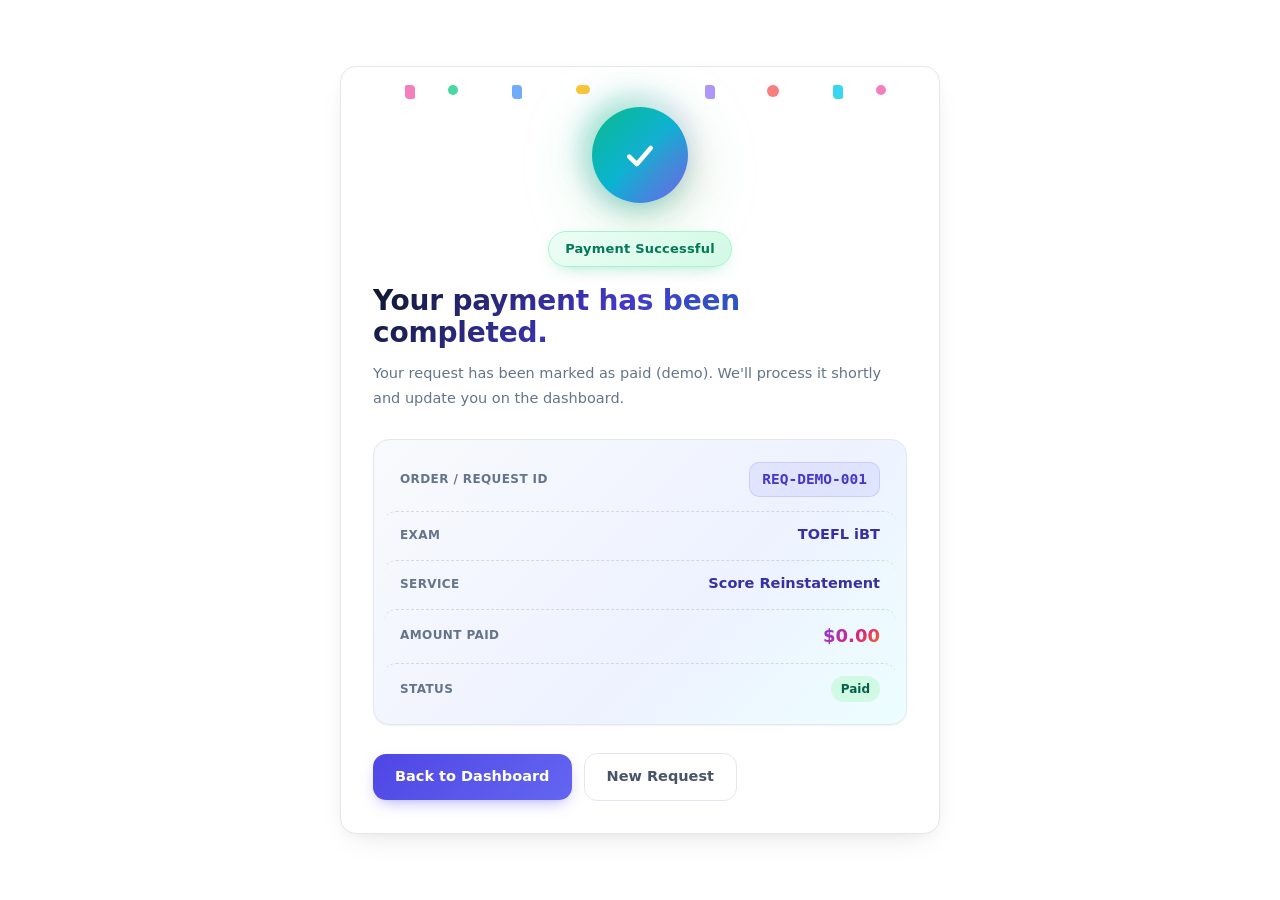
<file: success.html>
<!doctype html>
<html lang="en">
  <head>
    <meta charset="utf-8" />
    <meta name="viewport" content="width=device-width, initial-scale=1" />
    <title>Payment Successful</title>
    <link rel="stylesheet" href="styles.css" />
    <style>
      html, body {
        margin: 0;
        padding: 0;
        background: #ffffff;
      }
      .success-page {
        min-height: 100vh;
        display: flex;
        align-items: center;
        justify-content: center;
        padding: 20px;
        background: #ffffff;
      }
      .success-card {
        width: 100%;
        max-width: 600px;
        background: #ffffff;
        padding: 40px 32px 32px;
        border-radius: 16px;
        box-shadow: 0 12px 32px -12px rgba(0, 0, 0, 0.1), 0 4px 14px -4px rgba(0, 0, 0, 0.05);
        border: 1px solid #e5e7eb;
        position: relative;
        overflow: hidden;
      }
      .success-check-wrap {
        position: relative;
        width: 96px;
        height: 96px;
        margin: 0 auto 28px auto;
      }
      .success-check-bg {
        position: absolute;
        inset: -16px;
        border-radius: 50%;
        background: radial-gradient(circle at 30% 30%, rgba(34, 197, 94, .18), rgba(79, 70, 229, .08) 55%, transparent 72%);
        filter: blur(8px);
      }
      .success-check {
        position: relative;
        width: 96px;
        height: 96px;
        border-radius: 50%;
        display: grid;
        place-items: center;
        background: linear-gradient(135deg, #10b981 0%, #06b6d4 50%, #6366f1 100%);
        box-shadow: 0 12px 32px -12px rgba(16, 185, 129, 0.55);
        animation: checkPop .55s cubic-bezier(.2,1.2,.4,1.1) both;
      }
      .success-check svg {
        width: 56px;
        height: 56px;
      }
      @keyframes checkPop {
        0% { transform: scale(.65) rotate(-6deg); opacity: 0; }
        60% { transform: scale(1.06) rotate(2deg); opacity: 1; }
        100% { transform: scale(1) rotate(0); }
      }
      .success-tag {
        display: inline-block;
        padding: 7px 16px;
        border-radius: 999px;
        font-size: 13px;
        font-weight: 800;
        letter-spacing: .2px;
        color: #047857;
        background: linear-gradient(135deg, #ecfdf5, #d1fae5);
        border: 1px solid #a7f3d0;
        margin-bottom: 18px;
      }
      .success-title {
        margin: 0 0 12px 0;
        font-size: 28px;
        line-height: 1.15;
        font-weight: 900;
        background: linear-gradient(135deg, #0f172a 0%, #4338ca 45%, #0891b2 100%);
        -webkit-background-clip: text;
        background-clip: text;
        color: transparent;
        letter-spacing: -.2px;
      }
      .success-sub {
        margin: 0 0 28px 0;
        color: #64748b;
        font-size: 14.5px;
        line-height: 1.7;
      }
      .success-meta {
        margin-bottom: 28px;
        display: grid;
        gap: 2px;
        background: linear-gradient(135deg, #f8fafc 0%, #eef2ff 60%, #ecfeff 100%);
        border: 1px solid #e2e8f0;
        border-radius: 16px;
        padding: 10px;
        overflow: hidden;
      }
      .s-meta-row {
        display: grid;
        grid-template-columns: minmax(160px, 220px) 1fr;
        align-items: center;
        padding: 12px 16px;
        gap: 16px;
        border-radius: 12px;
        transition: background .2s ease;
      }
      .s-meta-row:hover { background: rgba(255, 255, 255, .8); }
      .s-meta-row + .s-meta-row {
        border-top: 1px dashed rgba(148, 163, 184, .35);
      }
      .s-meta-k {
        font-size: 12px;
        font-weight: 700;
        letter-spacing: .4px;
        text-transform: uppercase;
        color: #64748b;
      }
      .s-meta-v {
        font-size: 14.5px;
        font-weight: 700;
        color: #3730a3;
        text-align: right;
        justify-self: end;
      }
      .s-meta-v.mono {
        font-family: ui-monospace, SFMono-Regular, Menlo, Monaco, Consolas, monospace;
        font-weight: 800;
        color: #4338ca;
        background: rgba(99, 102, 241, .1);
        border: 1px solid rgba(99, 102, 241, .18);
        border-radius: 10px;
        padding: 6px 12px;
      }
      .s-meta-v.accent {
        font-size: 18px;
        font-weight: 900;
        background: linear-gradient(135deg, #7c3aed, #db2777 60%, #f97316);
        -webkit-background-clip: text;
        background-clip: text;
        color: transparent;
      }
      .s-meta-v .pill-green {
        display: inline-block;
        padding: 4px 10px;
        border-radius: 999px;
        font-size: 12px;
        background: #d1fae5;
        color: #065f46;
        font-weight: 800;
      }
      .success-actions {
        display: flex;
        align-items: center;
        gap: 12px;
        flex-wrap: wrap;
      }
      .btn-success-primary {
        display: inline-flex;
        align-items: center;
        justify-content: center;
        padding: 12px 22px;
        font-size: 14.5px;
        font-weight: 800;
        border-radius: 13px;
        background: linear-gradient(135deg, #4f46e5 0%, #6366f1 100%);
        color: #fff;
        text-decoration: none;
        border: none;
        cursor: pointer;
        box-shadow: 0 6px 16px -6px rgba(79, 70, 229, .55);
        transition: all .15s ease;
      }
      .btn-success-primary:hover {
        background: linear-gradient(135deg, #4338ca 0%, #4f46e5 100%);
        box-shadow: 0 8px 20px -6px rgba(79, 70, 229, .7);
        transform: translateY(-1px);
      }
      .btn-success-ghost {
        display: inline-flex;
        align-items: center;
        justify-content: center;
        padding: 12px 22px;
        font-size: 14.5px;
        font-weight: 700;
        border-radius: 13px;
        background: #ffffff;
        color: #475569;
        text-decoration: none;
        border: 1px solid #e2e8f0;
        cursor: pointer;
        transition: all .15s ease;
      }
      .btn-success-ghost:hover {
        background: #f1f5f9;
        border-color: #cbd5e1;
      }
      .confetti {
        position: absolute;
        inset: 0;
        pointer-events: none;
        overflow: visible;
        z-index: 0;
      }
      .cf {
        position: absolute;
        width: 10px; height: 14px;
        top: -10px;
        border-radius: 2px 4px 2px 4px;
        opacity: .9;
        transform: translateY(-12px) rotate(0);
        animation: cf 2.8s ease-out infinite;
      }
      .cf.c1{left:6%;background:#f472b6;animation-delay:0s}
      .cf.c2{left:14%;background:#34d399;animation-delay:.18s;height:10px;width:10px;border-radius:50%}
      .cf.c3{left:26%;background:#60a5fa;animation-delay:.35s}
      .cf.c4{left:38%;background:#fbbf24;animation-delay:.5s;height:9px;width:14px;border-radius:999px}
      .cf.c5{right:36%;background:#a78bfa;animation-delay:.7s}
      .cf.c6{right:24%;background:#f87171;animation-delay:.85s;height:12px;width:12px;border-radius:50%}
      .cf.c7{right:12%;background:#22d3ee;animation-delay:1.05s}
      .cf.c8{right:4%;background:#f472b6;animation-delay:1.25s;height:10px;width:10px;border-radius:50%}
      @keyframes cf {
        0%{transform:translate3d(0,-10px,0) rotate(0);opacity:0}
        10%{opacity:1}
        100%{transform:translate3d(22px,260px,0) rotate(380deg);opacity:0}
      }
      .success-card > * { position: relative; z-index: 2; }
    </style>
  </head>
  <body>
    <div class="success-page">
      <div class="success-card">
        <div class="confetti" aria-hidden="true">
          <span class="cf c1"></span><span class="cf c2"></span><span class="cf c3"></span><span class="cf c4"></span>
          <span class="cf c5"></span><span class="cf c6"></span><span class="cf c7"></span><span class="cf c8"></span>
        </div>

        <div class="success-check-wrap">
          <div class="success-check-bg"></div>
          <div class="success-check">
            <svg viewBox="0 0 52 52" aria-hidden="true">
              <path d="M16 27.5 L23 34.5 L36 19.5" fill="none" stroke="#fff" stroke-width="4.2" stroke-linecap="round" stroke-linejoin="round" stroke-miterlimit="10"></path>
            </svg>
          </div>
        </div>

        <div style="text-align:center">
          <span class="success-tag">Payment Successful</span>
        </div>

        <h1 class="success-title">Your payment has been completed.</h1>
        <p class="success-sub">Your request has been marked as paid (demo). We'll process it shortly and update you on the dashboard.</p>

        <div class="success-meta">
          <div class="s-meta-row">
            <div class="s-meta-k">Order / Request ID</div>
            <div class="s-meta-v mono" id="successId">REQ-DEMO-001</div>
          </div>
          <div class="s-meta-row">
            <div class="s-meta-k">Exam</div>
            <div class="s-meta-v" id="successExam">TOEFL iBT</div>
          </div>
          <div class="s-meta-row">
            <div class="s-meta-k">Service</div>
            <div class="s-meta-v" id="successService">Score Reinstatement</div>
          </div>
          <div class="s-meta-row">
            <div class="s-meta-k">Amount Paid</div>
            <div class="s-meta-v accent" id="successAmount">$0.00</div>
          </div>
          <div class="s-meta-row">
            <div class="s-meta-k">Status</div>
            <div class="s-meta-v"><span class="pill-green" id="successStatus">Paid</span></div>
          </div>
        </div>

        <div class="success-actions">
          <a class="btn-success-primary" href="dashboard.html">Back to Dashboard</a>
          <a class="btn-success-ghost" href="exam.html">New Request</a>
        </div>
      </div>
    </div>

    <script>
      (function () {
        try {
          var raw = sessionStorage.getItem("pendingOrder");
          if (raw) {
            var data = JSON.parse(raw);
            var idEl = document.getElementById("successId");
            var examEl = document.getElementById("successExam");
            var serviceEl = document.getElementById("successService");
            var amountEl = document.getElementById("successAmount");
            if (idEl && data.id) idEl.textContent = data.id;
            if (examEl && data.exam) examEl.textContent = data.exam;
            if (serviceEl && data.service) serviceEl.textContent = data.service;
            if (amountEl && data.total) amountEl.textContent = data.total;
          }
        } catch (e) {}
      })();
    </script>
  </body>
</html>
</file>
<file: styles.css>
:root{
  --bg:#0f172a;
  --bg-soft:#1e293b;
  --panel:#ffffff;
  --panel-muted:#f8fafc;
  --panel-alt:#f1f5f9;
  --text:#0f172a;
  --text-soft:#334155;
  --muted:#64748b;
  --line:#e2e8f0;
  --line-soft:#f1f5f9;
  --brand:#4f46e5;
  --brand-dark:#3730a3;
  --brand-soft:#eef2ff;
  --brand-2:#0ea5e9;
  --accent:#06b6d4;
  --success:#10b981;
  --success-soft:#d1fae5;
  --warning:#f59e0b;
  --warning-soft:#fef3c7;
  --danger:#ef4444;
  --danger-soft:#fee2e2;
  --sidebar:#0b1220;
  --sidebar-2:#111827;
  --sidebar-text:#cbd5e1;
  --sidebar-muted:#94a3b8;
  --sidebar-active:#4f46e5;
  --shadow-xs:0 1px 2px rgba(15,23,42,.06);
  --shadow-sm:0 1px 3px rgba(15,23,42,.08), 0 1px 2px rgba(15,23,42,.04);
  --shadow:0 4px 6px -1px rgba(15,23,42,.08), 0 2px 4px -2px rgba(15,23,42,.06);
  --shadow-lg:0 10px 15px -3px rgba(15,23,42,.10), 0 4px 6px -4px rgba(15,23,42,.06);
  --shadow-xl:0 20px 25px -5px rgba(15,23,42,.10), 0 8px 10px -6px rgba(15,23,42,.06);
  --radius:16px;
  --radius-sm:10px;
  --radius-lg:20px;
  --font:"Inter",ui-sans-serif,system-ui,-apple-system,"Segoe UI",Roboto,Arial,"Noto Sans","Liberation Sans",sans-serif;
}

*{box-sizing:border-box}
html,body{height:100%}
body{
  margin:0;
  font-family:var(--font);
  background:linear-gradient(135deg,#f8fafc 0%,#eef2ff 100%);
  color:var(--text);
  -webkit-font-smoothing:antialiased;
  -moz-osx-font-smoothing:grayscale;
  line-height:1.5;
  font-size:14px;
}

a{color:inherit;text-decoration:none}
button,input,select,textarea{font:inherit}

/* ========== Portal Layout ========== */
.portal{
  display:grid;
  grid-template-columns:260px 1fr;
  min-height:100vh;
}

.portal-sidebar{
  background:linear-gradient(180deg, var(--sidebar) 0%, var(--sidebar-2) 100%);
  color:var(--sidebar-text);
  display:flex;
  flex-direction:column;
  position:sticky;
  top:0;
  height:100vh;
  overflow-y:auto;
  border-right:1px solid rgba(255,255,255,.06);
}

.portal-sidebar::-webkit-scrollbar{width:6px}
.portal-sidebar::-webkit-scrollbar-track{background:transparent}
.portal-sidebar::-webkit-scrollbar-thumb{background:rgba(255,255,255,.10);border-radius:99px}

.portal-brand{
  padding:22px 20px 18px 20px;
  display:flex;
  align-items:center;
  gap:12px;
  border-bottom:1px solid rgba(255,255,255,.06);
}
.portal-brand .logo-mark{
  width:42px;height:42px;
  border-radius:12px;
  background:linear-gradient(135deg,#6366f1 0%,#8b5cf6 50%,#ec4899 100%);
  display:flex;align-items:center;justify-content:center;
  color:#fff;font-weight:900;font-size:16px;
  box-shadow:0 8px 20px -6px rgba(99,102,241,.55);
  flex-shrink:0;
}
.portal-brand-text{display:flex;flex-direction:column;gap:2px;min-width:0}
.portal-brand-title{font-weight:800;font-size:15px;color:#fff;letter-spacing:.2px}
.portal-brand-sub{font-size:11px;color:var(--sidebar-muted)}

.sidebar-section{padding:18px 14px 6px 14px}
.sidebar-heading{
  font-size:11px;
  font-weight:700;
  color:var(--sidebar-muted);
  text-transform:uppercase;
  letter-spacing:1.2px;
  padding:0 10px 10px 10px;
}
.sidebar-menu{display:flex;flex-direction:column;gap:4px}
.sidebar-link{
  display:flex;
  align-items:center;
  gap:12px;
  padding:10px 12px;
  border-radius:10px;
  color:var(--sidebar-text);
  font-size:13.5px;
  font-weight:500;
  transition:all .15s ease;
  position:relative;
}
.sidebar-link:hover{
  background:rgba(255,255,255,.05);
  color:#fff;
}
.sidebar-link.active{
  background:linear-gradient(90deg, rgba(79,70,229,.22) 0%, rgba(79,70,229,.08) 100%);
  color:#fff;
  box-shadow:inset 0 0 0 1px rgba(99,102,241,.30);
}
.sidebar-link.active::before{
  content:"";
  position:absolute;left:0;top:8px;bottom:8px;
  width:3px;border-radius:99px;
  background:linear-gradient(180deg,#6366f1,#a78bfa);
}
.sidebar-link .ico{
  width:22px;height:22px;
  display:flex;align-items:center;justify-content:center;
  font-size:14px;
  opacity:.9;
}
.sidebar-link.locked{
  opacity:.55;
  cursor:not-allowed;
  background:transparent !important;
}
.sidebar-link .lock-tag{
  margin-left:auto;
  font-size:10px;
  font-weight:700;
  padding:3px 7px;
  border-radius:99px;
  background:rgba(245,158,11,.15);
  color:#fbbf24;
  letter-spacing:.2px;
}
.sidebar-footer{
  margin-top:auto;
  padding:16px 18px;
  border-top:1px solid rgba(255,255,255,.06);
}
.sidebar-user{
  display:flex;
  align-items:center;
  gap:12px;
  padding:10px;
  border-radius:12px;
  background:rgba(255,255,255,.03);
}
.avatar{
  width:38px;height:38px;
  border-radius:12px;
  background:linear-gradient(135deg,#6366f1,#ec4899);
  display:flex;align-items:center;justify-content:center;
  color:#fff;font-weight:800;font-size:14px;
  flex-shrink:0;
}
.sidebar-user-body{min-width:0;flex:1}
.sidebar-user-name{font-size:13px;font-weight:700;color:#fff;overflow:hidden;text-overflow:ellipsis;white-space:nowrap}
.sidebar-user-email{font-size:11.5px;color:var(--sidebar-muted);overflow:hidden;text-overflow:ellipsis;white-space:nowrap}

.portal-main{
  min-width:0;
  display:flex;
  flex-direction:column;
}
.portal-topbar{
  background:rgba(255,255,255,.85);
  backdrop-filter:blur(12px);
  border-bottom:1px solid var(--line);
  padding:14px 28px;
  display:flex;
  align-items:center;
  justify-content:space-between;
  position:sticky;top:0;z-index:20;
}
.portal-topbar-left{display:flex;align-items:center;gap:14px}
.page-breadcrumb{font-size:13px;color:var(--muted)}
.page-breadcrumb strong{color:var(--text);font-weight:700}
.portal-topbar-right{display:flex;align-items:center;gap:10px}
.topbar-chip{
  display:inline-flex;align-items:center;gap:8px;
  padding:7px 12px;
  border-radius:999px;
  border:1px solid var(--line);
  background:#fff;
  color:var(--muted);
  font-size:12.5px;
  font-weight:600;
}
.topbar-chip .dot{
  width:8px;height:8px;border-radius:99px;
  background:var(--success);
  box-shadow:0 0 0 3px var(--success-soft);
}
.portal-content{
  padding:28px;
  flex:1;
  position:relative;
  min-width:0;
}

.portal-content.is-loading{
  min-height:calc(100vh - 120px);
}
.portal-content.is-loading > *:not(.page-loader){
  visibility:hidden;
  pointer-events:none;
  opacity:0;
}
.portal-content > *:not(.page-loader){
  transition:opacity .35s ease;
}
.page-loader{
  display:none;
  position:absolute;
  inset:28px;
  z-index:50;
  border-radius:var(--radius);
  align-items:center;
  justify-content:center;
  flex-direction:column;
  gap:22px;
  background:rgba(255,255,255,.55);
  backdrop-filter:blur(6px);
  -webkit-backdrop-filter:blur(6px);
}
.portal-content.is-loading .page-loader{
  display:flex;
}
.page-loader .spinner{
  width:64px;height:64px;
  border-radius:50%;
  position:relative;
  background:conic-gradient(from 0deg,transparent 0%,transparent 60%,#ec4899 60%,#8b5cf6 80%,#4f46e5 100%);
  animation:spin 1.1s linear infinite;
  box-shadow:0 10px 30px -12px rgba(79,70,229,.55);
}
.page-loader .spinner::before{
  content:"";
  position:absolute;
  inset:6px;
  border-radius:50%;
  background:
    linear-gradient(135deg,#f8fafc 0%,#eef2ff 100%),
    #fff;
}
.page-loader .pl-text{
  font-size:13.5px;
  font-weight:700;
  letter-spacing:.3px;
  color:var(--brand-dark);
  display:flex;
  align-items:center;
  gap:8px;
}
.page-loader .pl-dots::after{
  content:"";
  display:inline-block;
  animation:dots 1.2s steps(4,end) infinite;
  width:22px;
  text-align:left;
}
@keyframes spin{to{transform:rotate(360deg)}}
@keyframes dots{
  0%{content:""}
  25%{content:"."}
  50%{content:".."}
  75%{content:"..."}
  100%{content:""}
}

.page-loader .pl-skeleton{
  width:min(900px,92%);
  display:grid;
  gap:14px;
}
.page-loader .pl-sk-block{
  height:96px;
  border-radius:16px;
  background:linear-gradient(90deg,#eef2ff 0%,#e0e7ff 50%,#eef2ff 100%);
  background-size:200% 100%;
  animation:shimmer 1.4s ease-in-out infinite;
  box-shadow:var(--shadow-xs);
}
.page-loader .pl-sk-block.sm{height:56px;border-radius:14px}
.page-loader .pl-sk-block.md{height:140px;border-radius:16px}
@keyframes shimmer{
  0%{background-position:200% 0}
  100%{background-position:-200% 0}
}

/* Legacy layout loader (payment / success pages) */
main.main{position:relative}
main.main.is-loading{
  min-height:520px;
}
main.main.is-loading > *:not(.page-loader){
  visibility:hidden;
  pointer-events:none;
  opacity:0;
}

/* Section-level loading (exam tabs / sub-service tabs) */
.section-loader{
  position:relative;
  min-height:180px;
  display:flex;
  align-items:center;
  justify-content:center;
  flex-direction:column;
  gap:14px;
  padding:24px 12px;
}
.section-loader .spin-sm{
  width:38px;height:38px;
  border-radius:50%;
  background:conic-gradient(from 0deg,transparent 0%,transparent 60%,#ec4899 60%,#8b5cf6 80%,#4f46e5 100%);
  animation:spin .9s linear infinite;
  position:relative;
  flex-shrink:0;
}
.section-loader .spin-sm::before{
  content:"";
  position:absolute;
  inset:4px;
  border-radius:50%;
  background:#fff;
}
.section-loader .sl-text{
  font-size:12.5px;
  font-weight:700;
  letter-spacing:.25px;
  color:#6366f1;
  display:flex;
  align-items:center;
  gap:6px;
}
.section-loader .sl-text::after{
  content:"";
  display:inline-block;
  animation:dots 1.2s steps(4,end) infinite;
  width:20px;
}
.section-loader .sk-line{
  width:min(560px,88%);
  height:12px;
  border-radius:999px;
  background:linear-gradient(90deg,#eef2ff 0%,#e0e7ff 50%,#eef2ff 100%);
  background-size:200% 100%;
  animation:shimmer 1.35s ease-in-out infinite;
}
.section-loader .sk-line.sm{width:min(420px,70%);height:10px}

/* Secure checkout page-level loader (Pay Now click) */
.checkout-loader{
  position:fixed;
  inset:0;
  background:rgba(255,255,255,.9);
  backdrop-filter:blur(6px);
  -webkit-backdrop-filter:blur(6px);
  display:none;
  align-items:center;
  justify-content:center;
  flex-direction:column;
  gap:22px;
  z-index:9998;
}
.checkout-loader.show{display:flex}
.checkout-loader .c-spinner{
  width:56px;height:56px;border-radius:50%;
  position:relative;
  background:conic-gradient(from 0deg,transparent 0%,transparent 60%,#ec4899 60%,#8b5cf6 80%,#4f46e5 100%);
  animation:spin 1s linear infinite;
  box-shadow:0 10px 28px -10px rgba(79,70,229,.5);
}
.checkout-loader .c-spinner::before{
  content:"";position:absolute;inset:6px;border-radius:50%;background:#fff;
}
.checkout-loader .c-text{
  font-size:14px;font-weight:700;letter-spacing:.25px;color:#4338ca;
  display:flex;align-items:center;gap:6px;
}
.checkout-loader .c-text::after{
  content:"";display:inline-block;
  animation:dots 1.2s steps(4,end) infinite;
  width:22px;
}
.checkout-loader .c-sub{
  font-size:12px;color:#6b7280;letter-spacing:.2px;
}
main.main > *:not(.page-loader){
  transition:opacity .35s ease;
}
main.main .page-loader{
  inset:12px;
  background:rgba(255,255,255,.7);
}

/* ========== Containers / Cards ========== */
.container{max-width:1200px;margin:0 auto;padding:28px}

.card{
  background:var(--panel);
  border:1px solid var(--line);
  border-radius:var(--radius);
  box-shadow:var(--shadow-sm);
}
.card-header{
  padding:20px 24px;
  border-bottom:1px solid var(--line-soft);
  display:flex;align-items:center;justify-content:space-between;gap:12px;
}
.card-title{font-size:16px;font-weight:800;letter-spacing:.1px}
.card-sub{font-size:13px;color:var(--muted);margin-top:2px}
.card-body{padding:24px}
.card-footer{
  padding:18px 24px;
  border-top:1px solid var(--line-soft);
  display:flex;align-items:center;justify-content:space-between;gap:10px;flex-wrap:wrap;
}

/* ========== Buttons ========== */
.btn{
  display:inline-flex;
  align-items:center;
  justify-content:center;
  gap:8px;
  border:1px solid var(--line);
  background:#ffffff;
  color:var(--text-soft);
  padding:10px 16px;
  border-radius:12px;
  cursor:pointer;
  font-weight:600;
  font-size:13.5px;
  transition:all .15s ease;
  white-space:nowrap;
  box-shadow:var(--shadow-xs);
}
.btn:hover{background:var(--panel-alt);border-color:#cbd5e1;transform:translateY(-1px);box-shadow:var(--shadow-sm)}
.btn:active{transform:translateY(0);box-shadow:var(--shadow-xs)}
.btn.primary{
  background:linear-gradient(135deg,#4f46e5 0%,#6366f1 100%);
  border-color:transparent;
  color:#fff;
  box-shadow:0 6px 16px -6px rgba(79,70,229,.55);
}
.btn.primary:hover{background:linear-gradient(135deg,#4338ca 0%,#4f46e5 100%);box-shadow:0 8px 20px -6px rgba(79,70,229,.7)}
.btn.soft{
  background:var(--brand-soft);
  border-color:#c7d2fe;
  color:var(--brand-dark);
}
.btn.soft:hover{background:#e0e7ff}
.btn.danger{background:var(--danger-soft);border-color:#fecaca;color:#991b1b;box-shadow:none}
.btn.danger:hover{background:#fee2e2}
.btn.ghost{background:transparent;border-color:transparent;box-shadow:none;color:var(--muted)}
.btn.ghost:hover{background:var(--panel-alt);color:var(--text)}
.btn.wide{width:100%}
.btn.icon{padding:10px;width:auto;aspect-ratio:1/1}

/* ========== Chips / Tags ========== */
.chip{
  display:inline-flex;align-items:center;gap:8px;
  padding:7px 12px;
  border-radius:999px;
  border:1px solid var(--line);
  background:#f8fafc;
  color:var(--muted);
  font-size:12.5px;
  font-weight:600;
}
.chip.brand{background:var(--brand-soft);border-color:#c7d2fe;color:var(--brand-dark)}
.chip.success{background:var(--success-soft);border-color:#a7f3d0;color:#065f46}
.chip.warning{background:var(--warning-soft);border-color:#fde68a;color:#92400e}
.chip.danger{background:var(--danger-soft);border-color:#fecaca;color:#991b1b}

.badge{
  display:inline-flex;align-items:center;justify-content:center;
  padding:3px 9px;
  border-radius:999px;
  font-size:11px;
  font-weight:800;
  letter-spacing:.2px;
}
.badge.brand{background:var(--brand-soft);color:var(--brand-dark)}
.badge.success{background:var(--success-soft);color:#065f46}
.badge.warning{background:var(--warning-soft);color:#92400e}
.badge.danger{background:var(--danger-soft);color:#991b1b}

/* ========== Stats Cards ========== */
.stats-grid{
  display:grid;
  grid-template-columns:repeat(4,1fr);
  gap:16px;
  margin-bottom:22px;
}
.stat-card{
  background:#fff;
  border:1px solid var(--line);
  border-radius:var(--radius);
  padding:20px;
  position:relative;
  overflow:hidden;
  box-shadow:var(--shadow-xs);
}
.stat-card::before{
  content:"";position:absolute;top:-20px;right:-20px;
  width:120px;height:120px;border-radius:50%;
  opacity:.08;
}
.stat-card.brand::before{background:var(--brand)}
.stat-card.success::before{background:var(--success)}
.stat-card.warning::before{background:var(--warning)}
.stat-card.info::before{background:var(--brand-2)}
.stat-top{
  display:flex;align-items:center;justify-content:space-between;gap:10px;
  margin-bottom:12px;
}
.stat-icon{
  width:42px;height:42px;border-radius:12px;
  display:flex;align-items:center;justify-content:center;
  font-size:18px;font-weight:900;
}
.stat-card.brand .stat-icon{background:var(--brand-soft);color:var(--brand-dark)}
.stat-card.success .stat-icon{background:var(--success-soft);color:#065f46}
.stat-card.warning .stat-icon{background:var(--warning-soft);color:#92400e}
.stat-card.info .stat-icon{background:#e0f2fe;color:#075985}
.stat-label{font-size:12.5px;color:var(--muted);font-weight:600}
.stat-value{font-size:26px;font-weight:900;letter-spacing:-.3px;color:var(--text)}
.stat-foot{margin-top:8px;font-size:12px;color:var(--muted)}
.stat-foot .up{color:var(--success);font-weight:700}

/* ========== Navigation Links (Services) ========== */
.nav{
  display:flex;
  flex-direction:column;
  gap:8px;
}
.nav a{
  display:flex;
  align-items:center;
  justify-content:space-between;
  gap:10px;
  padding:13px 14px;
  border-radius:12px;
  border:1px solid var(--line);
  color:var(--text-soft);
  background:#ffffff;
  font-size:14px;
  font-weight:600;
  transition:all .15s ease;
  box-shadow:var(--shadow-xs);
}
.nav a:hover{background:var(--panel-alt);border-color:#cbd5e1;transform:translateX(2px)}
.nav a.active{
  background:linear-gradient(90deg,#eef2ff 0%,#e0e7ff 100%);
  border-color:#c7d2fe;
  color:var(--brand-dark);
  box-shadow:0 4px 14px -6px rgba(79,70,229,.25);
}
.nav a.locked{
  opacity:.55;
  background:#f8fafc;
  cursor:not-allowed;
  filter:grayscale(.4);
}
.nav a.locked:hover{background:#f8fafc;border-color:var(--line);transform:none}
.nav .meta{color:var(--muted);font-size:12px;font-weight:700;display:flex;align-items:center;gap:5px}
.nav a.active .meta{color:var(--brand-dark)}

/* ========== Main / Sections ========== */
.main{padding:0}
.section{
  padding:28px;
  background:#fff;
  border-radius:var(--radius);
  border:1px solid var(--line);
  box-shadow:var(--shadow-xs);
  margin-bottom:18px;
}
.section + .section{margin-top:0}
.section h1{margin:0 0 6px;font-size:19px;font-weight:850;letter-spacing:.1px}
.section h2{margin:0 0 6px;font-size:16px;font-weight:800}
.section p{margin:0;color:var(--muted);line-height:1.6;font-size:13.5px}
.section-head{display:flex;align-items:flex-start;justify-content:space-between;gap:16px;margin-bottom:18px}
.section-actions{display:flex;gap:8px;flex-wrap:wrap}

/* ========== Tabs ========== */
.tabs{
  display:flex;
  flex-wrap:wrap;
  gap:10px;
  margin-top:14px;
}
.tab{
  display:inline-flex;
  align-items:center;
  gap:8px;
  padding:10px 16px;
  border-radius:12px;
  border:1px solid var(--line);
  background:#ffffff;
  color:var(--text-soft);
  cursor:pointer;
  font-weight:700;
  font-size:13.5px;
  transition:all .15s ease;
  box-shadow:var(--shadow-xs);
}
.tab:hover{background:var(--panel-alt);border-color:#cbd5e1;transform:translateY(-1px)}
.tab.active{
  background:linear-gradient(135deg,#4f46e5,#6366f1);
  border-color:transparent;
  color:#fff;
  box-shadow:0 6px 16px -6px rgba(79,70,229,.55);
}
.tab.lg{padding:14px 20px;font-size:15px;border-radius:14px}

/* ========== Forms ========== */
form{display:grid;grid-template-columns:1fr 1fr;gap:16px;margin-top:6px}
.field{display:flex;flex-direction:column;gap:7px}
.field.full{grid-column:1 / -1}
.field-row{display:grid;grid-template-columns:1fr 1fr;gap:12px}
.label{font-size:12.5px;color:var(--text-soft);font-weight:700;letter-spacing:.1px}
.label .req{color:var(--danger);margin-left:2px}
.input,.select,.textarea{
  padding:11px 13px;
  border-radius:11px;
  border:1.5px solid var(--line);
  background:#ffffff;
  color:var(--text);
  outline:none;
  font-size:13.5px;
  transition:all .15s ease;
  font-family:inherit;
}
.input::placeholder,.textarea::placeholder{color:#94a3b8}
.input:focus,.select:focus,.textarea:focus{
  border-color:var(--brand);
  box-shadow:0 0 0 4px rgba(79,70,229,.10);
  background:#fff;
}
.textarea{min-height:110px;resize:vertical;line-height:1.55}
.hint{font-size:12px;color:var(--muted);line-height:1.5;margin-top:2px}
.error{color:#b91c1c;font-size:13px;font-weight:600}
.required-mark{color:var(--danger);margin-left:2px}

.actions{
  grid-column:1 / -1;
  display:flex;
  gap:10px;
  justify-content:flex-end;
  padding-top:10px;
}

/* ========== Login Page ========== */
.login{
  min-height:100%;
  display:flex;
  align-items:center;
  justify-content:center;
  padding:28px;
  background:
    radial-gradient(1200px 600px at -10% -10%, rgba(99,102,241,.20), transparent 60%),
    radial-gradient(1000px 500px at 110% 10%, rgba(14,165,233,.18), transparent 60%),
    radial-gradient(800px 500px at 50% 120%, rgba(236,72,153,.16), transparent 60%),
    linear-gradient(135deg,#0f172a 0%,#1e1b4b 50%,#0f172a 100%);
}
.login-wrap{
  width:min(980px,100%);
  display:grid;
  grid-template-columns:1fr 1fr;
  border-radius:24px;
  overflow:hidden;
  box-shadow:0 30px 60px -15px rgba(0,0,0,.45);
  border:1px solid rgba(255,255,255,.08);
}
.login-brand-panel{
  padding:40px 44px;
  background:
    linear-gradient(135deg,rgba(99,102,241,.12),rgba(236,72,153,.08)),
    linear-gradient(180deg,#0c1324,#0b1020);
  color:#fff;
  display:flex;
  flex-direction:column;
  justify-content:space-between;
  position:relative;
  overflow:hidden;
}
.login-brand-panel::before{
  content:"";position:absolute;inset:0;
  background:
    radial-gradient(400px 300px at 20% 10%,rgba(99,102,241,.35),transparent 60%),
    radial-gradient(400px 300px at 80% 90%,rgba(236,72,153,.25),transparent 60%);
  opacity:.7;
}
.login-brand-panel > *{position:relative}
.login-logo-row{display:flex;align-items:center;gap:14px}
.login-logo{
  width:52px;height:52px;border-radius:16px;
  background:linear-gradient(135deg,#6366f1 0%,#8b5cf6 50%,#ec4899 100%);
  display:flex;align-items:center;justify-content:center;
  color:#fff;font-weight:900;font-size:20px;
  box-shadow:0 12px 30px -10px rgba(99,102,241,.7);
}
.login-brand-name{font-size:20px;font-weight:900;letter-spacing:.2px}
.login-brand-tag{font-size:13px;color:#94a3b8;margin-top:3px}
.login-brand-headline{
  font-size:28px;font-weight:900;letter-spacing:-.3px;line-height:1.2;margin:0 0 12px 0;
}
.login-brand-text{font-size:14px;color:#cbd5e1;line-height:1.7;margin:0}
.login-features{display:grid;gap:12px;margin-top:24px}
.login-feat{
  display:flex;gap:12px;align-items:flex-start;
  padding:12px 14px;
  background:rgba(255,255,255,.04);
  border:1px solid rgba(255,255,255,.07);
  border-radius:12px;
}
.login-feat-ico{
  width:30px;height:30px;border-radius:10px;
  background:rgba(99,102,241,.25);
  display:flex;align-items:center;justify-content:center;
  flex-shrink:0;font-size:14px;
}
.login-feat-title{font-weight:700;font-size:13.5px}
.login-feat-text{font-size:12.5px;color:#94a3b8;margin-top:2px}
.login-foot{font-size:12px;color:#64748b}

.login-form-panel{
  padding:44px 48px;
  background:#fff;
}
.login-form-head h1{margin:0 0 4px;font-size:26px;font-weight:900;letter-spacing:-.3px}
.login-form-head p{margin:0;color:var(--muted);font-size:14px}
.login-chip{
  display:inline-flex;align-items:center;gap:8px;
  padding:6px 12px;border-radius:99px;
  background:#ecfdf5;color:#065f46;
  font-size:11.5px;font-weight:800;
  letter-spacing:.3px;text-transform:uppercase;
  margin-bottom:22px;
  border:1px solid #a7f3d0;
}
.login-form{grid-template-columns:1fr;margin-top:26px}
.login-form .actions{justify-content:space-between;align-items:center}
.forgot-link{font-size:13px;color:var(--brand);font-weight:700}
.forgot-link:hover{text-decoration:underline}

/* ========== Summary / Row ========== */
.summary{display:grid;gap:10px;margin-top:14px}
.row{
  display:flex;
  align-items:center;
  justify-content:space-between;
  gap:14px;
  padding:14px 16px;
  border:1px solid var(--line);
  border-radius:12px;
  background:#fff;
}
.row .k{color:var(--muted);font-size:13px;font-weight:600}
.row .v{font-weight:750;color:var(--text-soft)}

/* ========== Cart / Checkout ========== */
.price{
  font-size:24px;
  font-weight:900;
  letter-spacing:-.3px;
  color:var(--text);
}
.price.sm{font-size:18px}
.price.brand{
  background:linear-gradient(135deg,#4f46e5,#6366f1);
  -webkit-background-clip:text;
  background-clip:text;
  -webkit-text-fill-color:transparent;
}

.checkout-grid{
  display:grid;
  grid-template-columns:minmax(0, 1fr) minmax(340px, 420px);
  gap:20px;
  align-items:start;
}
.checkout-grid > *{min-width:0}

.panel{
  border:1px solid var(--line);
  border-radius:var(--radius);
  background:#ffffff;
  padding:22px;
  box-shadow:var(--shadow-xs);
}
.panel + .panel{margin-top:16px}
.panel-accent{
  background:
    linear-gradient(135deg,rgba(99,102,241,.08),rgba(14,165,233,.06)),
    #ffffff;
  border-color:#c7d2fe;
}
.panel-header{
  display:flex;
  align-items:center;
  justify-content:space-between;
  gap:12px;
  margin-bottom:16px;
}
.panel-title{
  font-size:15px;
  font-weight:800;
  letter-spacing:.1px;
  display:flex;align-items:center;gap:10px;
}
.panel-title .ico{
  width:28px;height:28px;border-radius:9px;
  background:var(--brand-soft);
  display:flex;align-items:center;justify-content:center;
  color:var(--brand-dark);font-weight:900;font-size:13px;
}
.panel-footer{
  margin-top:18px;
  display:flex;
  align-items:center;
  justify-content:space-between;
  gap:10px;
  flex-wrap:wrap;
  padding-top:16px;
  border-top:1px dashed var(--line);
}
.wide{width:100%}
.link{color:var(--brand);font-weight:700;font-size:13px}
.link:hover{text-decoration:underline}
.muted{color:var(--muted);font-size:13px;line-height:1.6}
.mono{
  font-family:ui-monospace,SFMono-Regular,Menlo,Monaco,Consolas,"Liberation Mono","Courier New",monospace;
  overflow-wrap:anywhere;
  font-size:12px;
  background:#f8fafc;
  padding:2px 7px;
  border-radius:6px;
  border:1px solid var(--line);
}

.cart-item{
  display:flex;
  align-items:flex-start;
  justify-content:space-between;
  gap:14px;
  padding:16px;
  border:1px solid var(--line);
  border-radius:14px;
  background:linear-gradient(180deg,#ffffff 0%,#f8fafc 100%);
  box-shadow:var(--shadow-xs);
}
.cart-icon{
  width:46px;height:46px;
  border-radius:14px;
  background:linear-gradient(135deg,#eef2ff,#e0e7ff);
  border:1px solid #c7d2fe;
  flex:0 0 auto;
  display:flex;align-items:center;justify-content:center;
  font-weight:900;color:var(--brand-dark);
}
.cart-item-main{flex:1 1 auto;min-width:0}
.cart-item-title{font-weight:800;line-height:1.3;overflow-wrap:anywhere;font-size:14.5px}
.cart-item-meta{margin-top:7px;font-size:12.5px;color:var(--muted);line-height:1.5}
.cart-item-meta + .cart-item-meta{margin-top:3px}
.cart-item-price{flex:0 0 auto;text-align:right}
.cart-item-price-top{font-weight:900;font-size:17px}
.cart-item-price-sub{margin-top:6px;font-size:12px;color:var(--muted)}

.summary-list{display:grid;gap:11px;padding-top:4px}
.summary-line{
  display:flex;
  align-items:center;
  justify-content:space-between;
  gap:12px;
  font-size:13px;
  color:var(--muted);
}
.summary-line .v{font-weight:750;color:var(--text-soft)}
.summary-total{
  display:flex;
  align-items:flex-end;
  justify-content:space-between;
  gap:12px;
  padding-top:14px;
  margin-top:4px;
  border-top:1.5px dashed rgba(15,23,42,.14);
}
.summary-total > div:first-child{font-weight:800;color:var(--text-soft);font-size:14px}
.summary-total .price{font-size:26px}

/* ========== Payment ========== */
.pay-methods{display:grid;gap:12px;margin-top:10px}
.pay-method{
  display:flex;
  align-items:flex-start;
  gap:14px;
  padding:18px;
  border:2px solid #c7d2fe;
  border-radius:16px;
  background:linear-gradient(135deg,#eef2ff 0%,#e0f2fe 100%);
}
.pay-method-ico{
  width:40px;height:40px;border-radius:12px;
  background:#fff;
  display:flex;align-items:center;justify-content:center;
  font-size:18px;font-weight:900;
  box-shadow:var(--shadow-xs);
  flex-shrink:0;
  color:var(--brand-dark);
}
.pay-method-body{flex:1 1 auto;min-width:0}
.pay-method-title{font-weight:850;font-size:15px;color:var(--brand-dark)}
.pay-method-sub{font-size:12.5px;color:#475569;margin-top:2px}
.pay-method-logos{
  margin-top:12px;
  display:flex;
  flex-wrap:wrap;
  gap:8px;
  align-items:center;
}
.card-logo{
  width:56px;height:36px;border-radius:8px;
  box-shadow:var(--shadow-sm);
  display:inline-block;flex:0 0 auto;
  overflow:hidden;
}

.payment-provider-logo{
  max-height:48px;
  max-width:100%;
  width:auto;
  height:auto;
  border-radius:12px;
  box-shadow:0 4px 14px -6px rgba(79,70,229,.25), 0 2px 6px -2px rgba(15,23,42,.08);
  padding:6px 12px;
  background:#fff;
  object-fit:contain;
  display:block;
}

.card-form{
  display:grid;
  grid-template-columns:1fr 1fr;
  gap:14px;
}

.order-line{
  padding:14px 16px;
  border:1px solid var(--line);
  border-radius:14px;
  background:linear-gradient(180deg,#fff,#f8fafc);
}
.order-title{font-weight:800;overflow-wrap:anywhere;font-size:14px}
.order-meta{margin-top:6px;font-size:12px;color:var(--muted);line-height:1.5}

/* ========== Success Page ========== */
.success-wrap{
  max-width:680px;margin:0 auto;
  text-align:center;
}
.success-ico{
  width:88px;height:88px;margin:0 auto 20px auto;
  border-radius:999px;
  background:linear-gradient(135deg,#10b981,#059669);
  display:flex;align-items:center;justify-content:center;
  color:#fff;font-size:40px;font-weight:900;
  box-shadow:0 20px 40px -15px rgba(16,185,129,.6);
}
.success-wrap h1{margin:0 0 8px;font-size:30px;font-weight:900}
.success-wrap p{margin:0 0 22px 0;color:var(--muted);font-size:14.5px;line-height:1.7}

/* ========== Enhanced Service Sections ========== */
.section{
  position:relative;
  overflow:hidden;
  border:1px solid #e0e7ff;
  background:
    linear-gradient(180deg,#ffffff 0%,#fbfcff 100%);
  box-shadow:0 1px 3px rgba(79,70,229,.05),0 8px 24px -12px rgba(79,70,229,.15);
}
.section::before{
  content:"";
  position:absolute;
  top:0;left:0;right:0;
  height:3px;
  background:linear-gradient(90deg,#4f46e5 0%,#0ea5e9 50%,#ec4899 100%);
  opacity:.9;
}
.section.accent::before{background:linear-gradient(90deg,#10b981,#06b6d4,#6366f1)}
.section-head{
  position:relative;
  z-index:1;
}
.section .label{
  font-size:12px;
  font-weight:800;
  letter-spacing:.3px;
  text-transform:uppercase;
  color:var(--brand-dark);
  background:var(--brand-soft);
  display:inline-block;
  padding:5px 11px;
  border-radius:8px;
  margin-bottom:10px !important;
}

/* ========== Exam Cards (Step 1) ========== */
.exam-grid{
  display:grid;
  grid-template-columns:repeat(auto-fit,minmax(170px,1fr));
  gap:14px;
  margin-top:8px;
  position:relative;
  z-index:1;
}
.exam-card{
  display:flex;
  flex-direction:column;
  align-items:center;
  justify-content:center;
  gap:10px;
  padding:22px 16px;
  border-radius:16px;
  border:2px solid var(--line);
  background:linear-gradient(180deg,#ffffff 0%,#f8fafc 100%);
  cursor:pointer;
  transition:all .2s ease;
  box-shadow:var(--shadow-xs);
  position:relative;
  overflow:hidden;
}
.exam-card::after{
  content:"";
  position:absolute;
  inset:0;
  background:radial-gradient(circle at 50% 0%,rgba(79,70,229,.08),transparent 55%);
  opacity:0;
  transition:opacity .2s ease;
  pointer-events:none;
}
.exam-card:hover{
  border-color:#c7d2fe;
  transform:translateY(-3px);
  box-shadow:0 12px 24px -12px rgba(79,70,229,.35),0 4px 10px -4px rgba(79,70,229,.12);
}
.exam-card:hover::after{opacity:1}
.exam-card.active{
  border-color:transparent;
  background:
    linear-gradient(180deg,#ffffff 0%,#eef2ff 100%),
    linear-gradient(135deg,#4f46e5,#6366f1);
  box-shadow:0 14px 28px -12px rgba(79,70,229,.5),0 6px 14px -4px rgba(79,70,229,.2);
}
.exam-card.active::before{
  content:"";
  position:absolute;
  inset:0;
  padding:2px;
  border-radius:16px;
  background:linear-gradient(135deg,#4f46e5 0%,#8b5cf6 50%,#ec4899 100%);
  -webkit-mask:
    linear-gradient(#fff 0 0) content-box,
    linear-gradient(#fff 0 0);
  -webkit-mask-composite:xor;
  mask-composite:exclude;
  pointer-events:none;
}
.exam-card .exam-icon{
  width:120px;height:72px;
  border-radius:16px;
  display:flex;align-items:center;justify-content:center;
  font-size:24px;font-weight:900;
  background:transparent;
  border:none;
  color:var(--brand-dark);
  transition:all .2s ease;
  position:relative;
  z-index:1;
}
.exam-card .exam-icon img{
  max-width:100%;
  max-height:100%;
  width:auto;height:auto;
  object-fit:contain;
  display:block;
  border-radius:inherit;
}
.exam-card:hover .exam-icon{
  transform:scale(1.08) rotate(-2deg);
}
.exam-card.active .exam-icon{
  transform:scale(1.04);
  filter:drop-shadow(0 8px 18px rgba(99,102,241,.45));
}
.exam-card .exam-label{
  font-weight:850;
  font-size:15px;
  letter-spacing:.2px;
  color:var(--text-soft);
  position:relative;
  z-index:1;
  transition:color .2s ease;
}
.exam-card.active .exam-label{color:var(--brand-dark)}
.exam-card .exam-sub{
  font-size:11.5px;
  color:var(--muted);
  font-weight:600;
  letter-spacing:.2px;
  position:relative;
  z-index:1;
}
.exam-card.active .exam-sub{color:var(--brand)}

/* ========== Pricing Cards (Step 2) ========== */
.pricing-grid{
  display:grid;
  grid-template-columns:repeat(auto-fit,minmax(280px,1fr));
  gap:16px;
  margin-top:8px;
  position:relative;
  z-index:1;
}
.price-card{
  display:flex;
  flex-direction:column;
  padding:24px 22px;
  border-radius:18px;
  border:2px solid var(--line);
  background:linear-gradient(180deg,#ffffff 0%,#fbfcff 100%);
  cursor:pointer;
  transition:all .25s ease;
  box-shadow:var(--shadow-xs);
  position:relative;
  overflow:hidden;
}
.price-card::before{
  content:"";
  position:absolute;
  top:-60px;right:-60px;
  width:160px;height:160px;
  border-radius:50%;
  background:radial-gradient(circle,rgba(79,70,229,.10),transparent 65%);
  transition:transform .25s ease;
}
.price-card:hover{
  border-color:#c7d2fe;
  transform:translateY(-4px);
  box-shadow:0 16px 32px -14px rgba(79,70,229,.35),0 6px 14px -6px rgba(79,70,229,.15);
}
.price-card:hover::before{transform:scale(1.15)}
.price-card.active{
  border-color:transparent;
  background:
    linear-gradient(180deg,#ffffff 0%,#f5f3ff 100%);
  box-shadow:0 18px 36px -14px rgba(99,102,241,.45),0 8px 18px -6px rgba(99,102,241,.2);
}
.price-card.active::after{
  content:"";
  position:absolute;
  inset:0;
  padding:2px;
  border-radius:18px;
  background:linear-gradient(135deg,#10b981 0%,#06b6d4 30%,#6366f1 70%,#ec4899 100%);
  -webkit-mask:
    linear-gradient(#fff 0 0) content-box,
    linear-gradient(#fff 0 0);
  -webkit-mask-composite:xor;
  mask-composite:exclude;
  pointer-events:none;
}
.price-card .pc-top{
  display:flex;
  align-items:flex-start;
  justify-content:space-between;
  gap:12px;
  margin-bottom:16px;
  position:relative;
  z-index:1;
}
.price-card .pc-icon{
  width:46px;height:46px;
  border-radius:13px;
  display:flex;align-items:center;justify-content:center;
  font-size:19px;font-weight:900;
  background:linear-gradient(135deg,#ecfdf5,#d1fae5);
  color:#065f46;
  flex-shrink:0;
  transition:all .2s ease;
}
.price-card:hover .pc-icon{transform:scale(1.1) rotate(4deg)}
.price-card.active .pc-icon{
  background:linear-gradient(135deg,#10b981,#06b6d4);
  color:#fff;
  box-shadow:0 10px 20px -10px rgba(16,185,129,.6);
}
.price-card .pc-badge{
  font-size:11px;
  font-weight:800;
  letter-spacing:.3px;
  text-transform:uppercase;
  padding:5px 10px;
  border-radius:999px;
  background:var(--warning-soft);
  color:#92400e;
  border:1px solid #fde68a;
}
.price-card.active .pc-badge{
  background:linear-gradient(135deg,#10b981,#06b6d4);
  color:#fff;
  border-color:transparent;
}
.price-card .pc-name{
  font-size:16px;
  font-weight:850;
  letter-spacing:.1px;
  color:var(--text);
  margin-bottom:6px;
  position:relative;
  z-index:1;
}
.price-card.active .pc-name{
  background:linear-gradient(135deg,#065f46,#4338ca);
  -webkit-background-clip:text;
  background-clip:text;
  -webkit-text-fill-color:transparent;
}
.price-card .pc-desc{
  font-size:12.5px;
  color:var(--muted);
  line-height:1.6;
  margin-bottom:18px;
  position:relative;
  z-index:1;
  min-height:20px;
}
.price-card .pc-price-row{
  margin-top:auto;
  display:flex;
  align-items:flex-end;
  justify-content:space-between;
  gap:10px;
  padding-top:16px;
  border-top:1px dashed #e2e8f0;
  position:relative;
  z-index:1;
}
.price-card.active .pc-price-row{border-top-color:#c7d2fe}
.price-card .pc-price{
  display:flex;
  align-items:baseline;
  gap:3px;
}
.price-card .pc-amount{
  font-size:30px;
  font-weight:900;
  letter-spacing:-.5px;
  line-height:1;
  color:var(--text);
}
.price-card.active .pc-amount{
  background:linear-gradient(135deg,#4f46e5,#ec4899);
  -webkit-background-clip:text;
  background-clip:text;
  -webkit-text-fill-color:transparent;
}
.price-card .pc-currency{
  font-size:14px;
  font-weight:700;
  color:var(--muted);
}
.price-card.active .pc-currency{color:var(--brand)}
.price-card .pc-cta{
  display:inline-flex;
  align-items:center;
  gap:6px;
  padding:9px 14px;
  border-radius:11px;
  background:#f1f5f9;
  color:var(--text-soft);
  font-size:12px;
  font-weight:800;
  letter-spacing:.2px;
  transition:all .2s ease;
}
.price-card:hover .pc-cta{
  background:var(--brand-soft);
  color:var(--brand-dark);
}
.price-card.active .pc-cta{
  background:linear-gradient(135deg,#4f46e5,#6366f1);
  color:#fff;
  box-shadow:0 6px 14px -6px rgba(79,70,229,.6);
}

/* ========== Quick grid ========== */
.grid-sm{
  display:grid;
  grid-template-columns:repeat(2,1fr);
  gap:12px;
}

/* ========== Tables ========== */
.tbl{
  width:100%;
  border-collapse:separate;
  border-spacing:0;
  border:1px solid var(--line);
  border-radius:14px;
  overflow:hidden;
  background:#fff;
  font-size:13.5px;
}
.tbl thead th{
  background:#f8fafc;
  color:var(--text-soft);
  text-align:left;
  padding:13px 18px;
  font-weight:800;
  font-size:12.5px;
  letter-spacing:.2px;
  text-transform:uppercase;
  border-bottom:1px solid var(--line);
}
.tbl thead th:last-child{text-align:right}
.tbl tbody td{
  padding:14px 18px;
  border-bottom:1px solid var(--line-soft);
  color:var(--text-soft);
}
.tbl tbody tr:last-child td{border-bottom:0}
.tbl tbody tr:hover td{background:#fbfcfe}

/* ========== Responsive ========== */
@media (max-width: 1100px){
  .stats-grid{grid-template-columns:repeat(2,1fr)}
  .checkout-grid{grid-template-columns:1fr}
  .login-wrap{grid-template-columns:1fr;max-width:520px}
  .login-brand-panel{display:none}
}

@media (max-width: 900px){
  .portal{grid-template-columns:1fr}
  .portal-sidebar{display:none}
  form{grid-template-columns:1fr}
  .card-form{grid-template-columns:1fr}
}

@media (max-width: 640px){
  .portal-content{padding:18px}
  .portal-topbar{padding:12px 18px}
  .section{padding:20px}
  .stats-grid{grid-template-columns:1fr}
  .login-form-panel{padding:32px 26px}
  .portal-topbar-right .topbar-chip span:not(.dot){display:none}
  .success-hero .success-inner{padding:26px 22px}
  .success-actions{flex-direction:column;align-items:stretch}
  .success-actions .btn{width:100%}
}

/* ---------- Success Page ---------- */
.success-hero{
  overflow:visible;
  position:relative;
}
.success-inner{
  position:relative;
  padding:44px 42px 42px;
  display:grid;
  gap:30px;
}
.success-check{
  width:112px;height:112px;
  border-radius:50%;
  display:grid;place-items:center;
  background:radial-gradient(circle at 30% 30%,rgba(34,197,94,.18),rgba(79,70,229,.08) 55%,transparent 72%);
  filter:drop-shadow(0 12px 32px rgba(34,197,94,.25));
  position:relative;
  animation:scPop .65s cubic-bezier(.2,1.2,.4,1.1) both;
}
.success-check::before{
  content:"";
  position:absolute;inset:-8px;
  border-radius:50%;
  background:
    radial-gradient(circle at 20% 20%,rgba(6,182,212,.28),transparent 55%),
    radial-gradient(circle at 80% 70%,rgba(236,72,153,.18),transparent 55%);
  filter:blur(18px);
  z-index:-1;
}
@keyframes scPop{
  0%{transform:scale(.6) rotate(-8deg);opacity:0}
  60%{transform:scale(1.06) rotate(2deg);opacity:1}
  100%{transform:scale(1) rotate(0)}
}
.success-copy{
  display:grid;gap:18px;
  max-width:820px;
}
.success-tag{
  justify-self:flex-start;
  padding:7px 14px;
  border-radius:999px;
  font-size:12.5px;
  font-weight:800;
  letter-spacing:.3px;
  color:#047857;
  background:linear-gradient(135deg,#ecfdf5,#d1fae5);
  border:1px solid #a7f3d0;
  box-shadow:0 6px 18px -8px rgba(16,185,129,.45);
}
.success-title{
  margin:0;
  font-size:34px;
  line-height:1.12;
  font-weight:900;
  background:linear-gradient(135deg,#0f172a 0%,#4338ca 45%,#0891b2 100%);
  -webkit-background-clip:text;
  background-clip:text;
  color:transparent;
  letter-spacing:-.4px;
}
.success-sub{
  margin:0;
  color:var(--muted);
  font-size:15px;
  line-height:1.65;
  max-width:620px;
}
.success-meta{
  margin-top:6px;
  display:grid;
  gap:2px;
  background:linear-gradient(135deg,#f8fafc 0%,#eef2ff 60%,#ecfeff 100%);
  border:1px solid var(--line);
  border-radius:18px;
  padding:10px;
  box-shadow:var(--shadow-xs);
  overflow:hidden;
}
.s-meta-row{
  display:grid;
  grid-template-columns:minmax(160px,220px) 1fr;
  align-items:center;
  padding:13px 16px;
  gap:16px;
  border-radius:12px;
  transition:background .2s ease;
}
.s-meta-row:hover{
  background:rgba(255,255,255,.8);
}
.s-meta-row + .s-meta-row{
  border-top:1px dashed rgba(148,163,184,.35);
}
.s-meta-k{
  font-size:12.5px;
  font-weight:700;
  letter-spacing:.4px;
  text-transform:uppercase;
  color:#64748b;
}
.s-meta-v{
  font-size:14.5px;
  font-weight:700;
  color:var(--brand-dark);
  text-align:right;
  justify-self:end;
}
.s-meta-v.mono{
  font-family:var(--mono);
  font-weight:800;
  color:#4338ca;
  background:rgba(99,102,241,.1);
  border:1px solid rgba(99,102,241,.18);
  border-radius:10px;
  padding:6px 12px;
}
.s-meta-v.accent{
  font-size:18px;
  font-weight:900;
  background:linear-gradient(135deg,#7c3aed,#db2777 60%,#f97316);
  -webkit-background-clip:text;
  background-clip:text;
  color:transparent;
}
.success-actions{
  margin-top:10px;
  display:flex;
  align-items:center;
  gap:12px;
  flex-wrap:wrap;
}
.btn.big{
  padding:12px 22px;
  font-size:14.5px;
  border-radius:13px;
  font-weight:800;
}

/* Confetti */
.confetti{
  position:absolute;
  inset:0;
  pointer-events:none;
  overflow:visible;
  z-index:0;
}
.cf{
  position:absolute;
  width:10px;height:14px;
  top:-10px;
  border-radius:2px 4px 2px 4px;
  opacity:.9;
  transform:translateY(-12px) rotate(0);
  animation:cf 2.8s ease-out infinite;
}
.cf.c1{left:6%;background:#f472b6;animation-delay:0s}
.cf.c2{left:14%;background:#34d399;animation-delay:.18s;height:10px;width:10px;border-radius:50%}
.cf.c3{left:26%;background:#60a5fa;animation-delay:.35s}
.cf.c4{left:38%;background:#fbbf24;animation-delay:.5s;height:9px;width:14px;border-radius:999px}
.cf.c5{right:36%;background:#a78bfa;animation-delay:.7s}
.cf.c6{right:24%;background:#f87171;animation-delay:.85s;height:12px;width:12px;border-radius:50%}
.cf.c7{right:12%;background:#22d3ee;animation-delay:1.05s}
.cf.c8{right:4%;background:#f472b6;animation-delay:1.25s;height:10px;width:10px;border-radius:50%}
@keyframes cf{
  0%{transform:translate3d(0,-10px,0) rotate(0);opacity:0}
  10%{opacity:1}
  100%{transform:translate3d(22px,260px,0) rotate(380deg);opacity:0}
}

.success-hero .success-check,
.success-hero .success-copy{position:relative;z-index:2}
</file>
